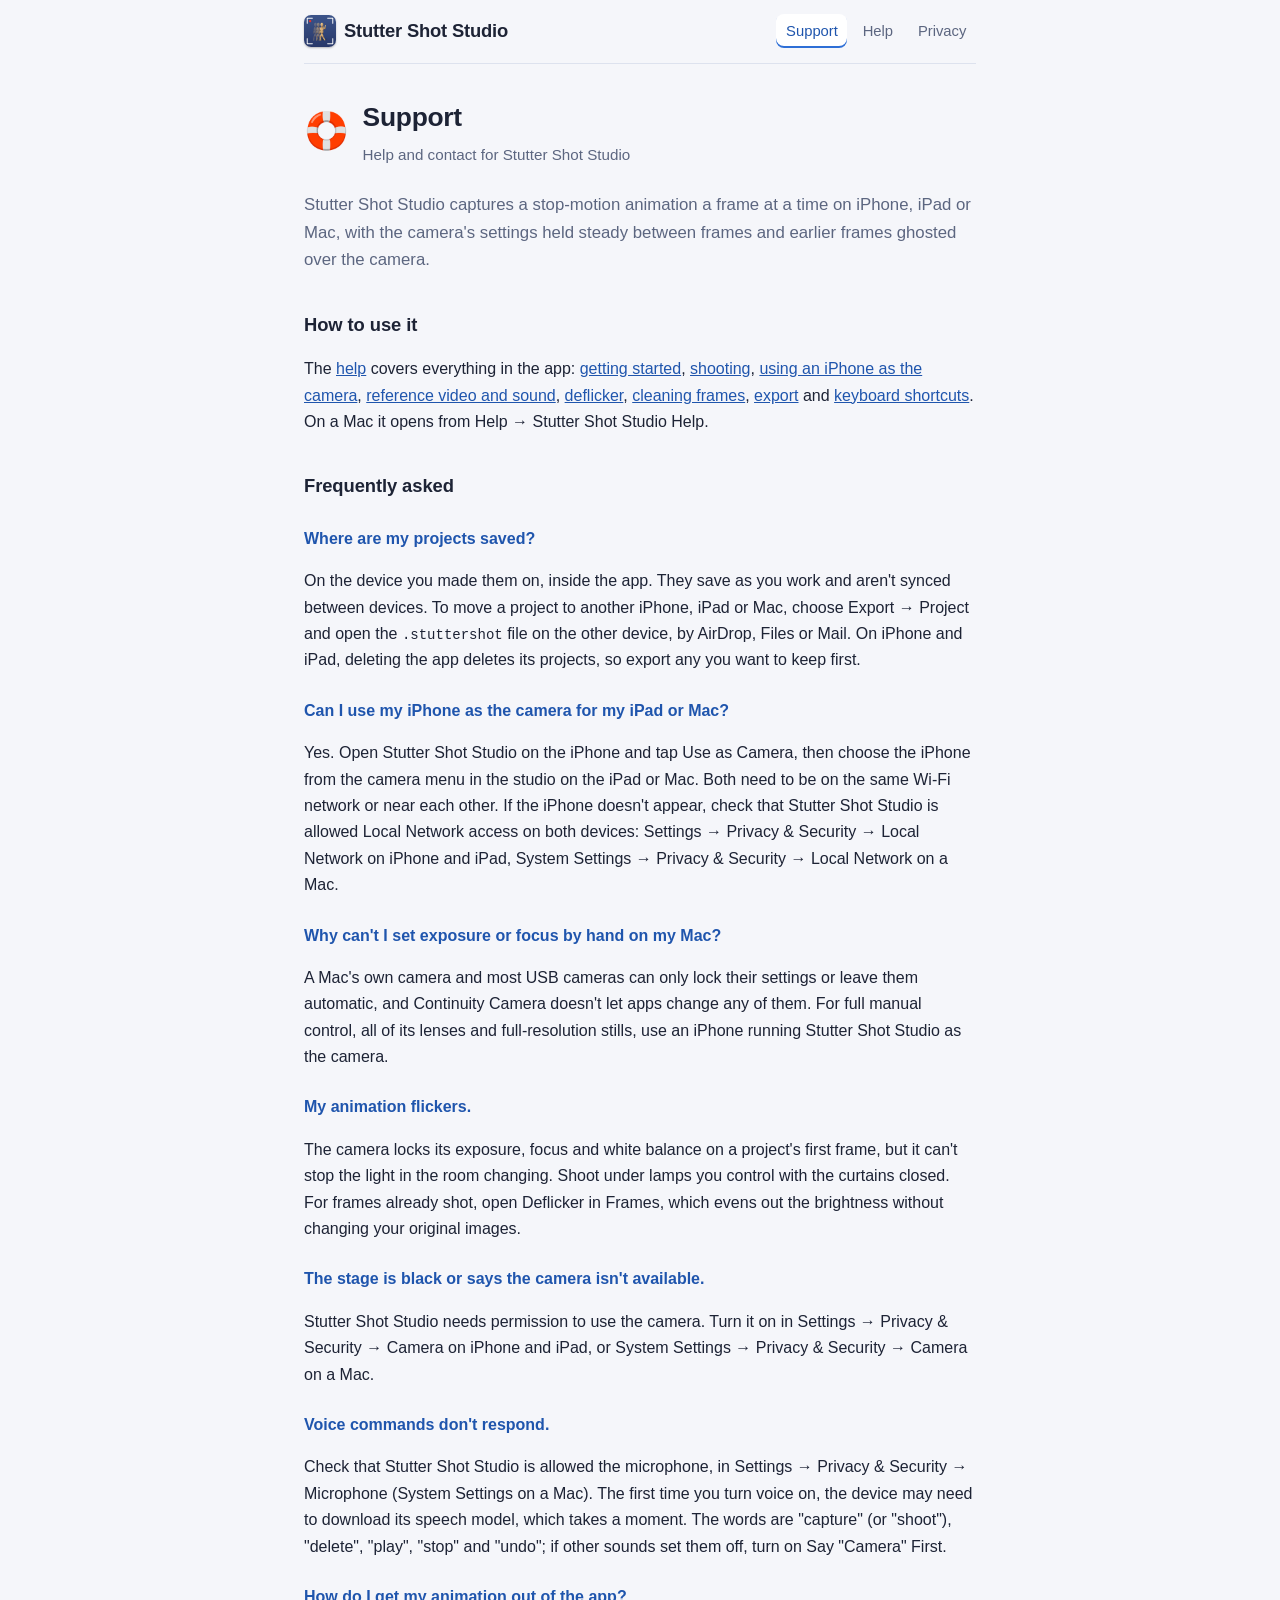
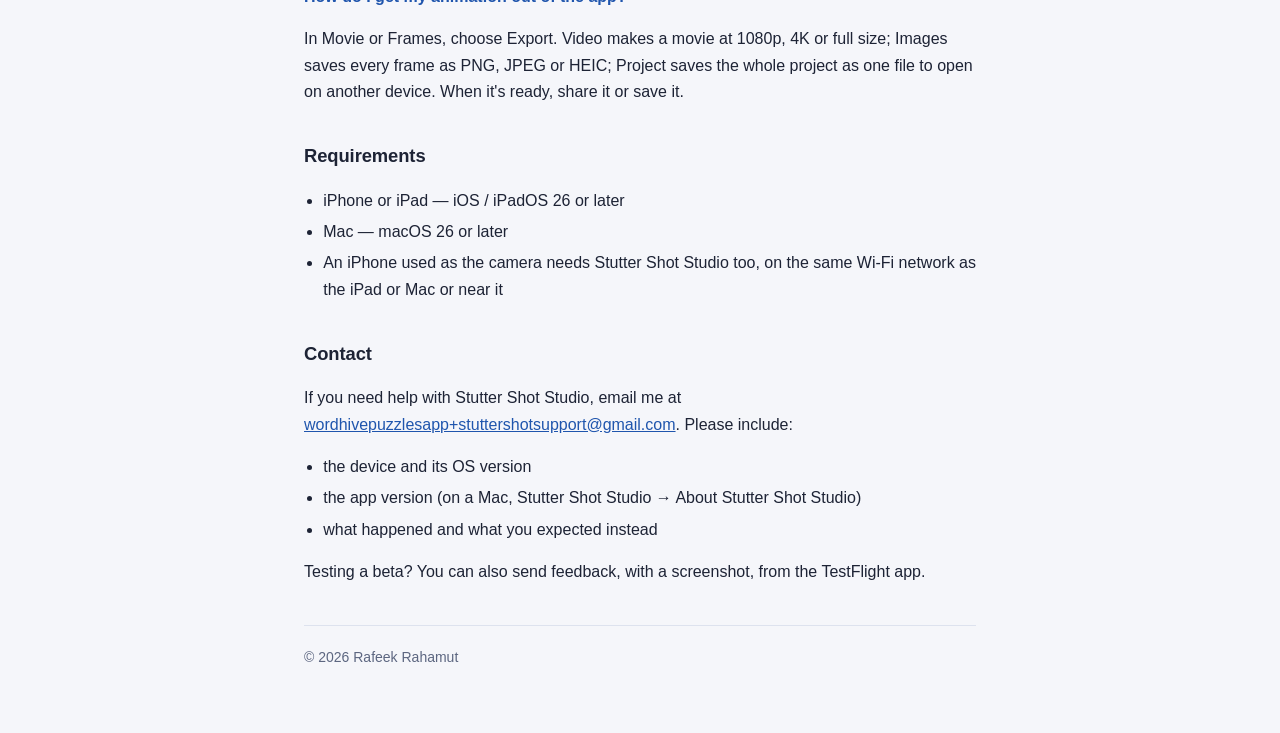
<file: index.html>
<!DOCTYPE html>
<html lang="en">
<head>
<meta charset="utf-8">
<meta name="viewport" content="width=device-width, initial-scale=1">
<title>Stutter Shot Studio — Support</title>
<meta name="description" content="Help and contact for Stutter Shot Studio, a stop-motion animation studio for iPhone, iPad and Mac.">
<link rel="icon" href="icon.png">
<link rel="stylesheet" href="style.css">
</head>
<body>
<main>

<header class="site">
  <a class="brand" href="index.html"><img class="mark" src="icon.png" alt="" width="32" height="32">Stutter Shot Studio</a>
  <nav>
    <a href="index.html" aria-current="page">Support</a>
    <a href="help.html">Help</a>
    <a href="privacy.html">Privacy</a>
  </nav>
  <script>document.querySelector('.site nav [aria-current]').scrollIntoView({inline: "center", block: "nearest"})</script>
</header>

<div class="title">
  <div class="mark" aria-hidden="true">🛟</div>
  <div>
    <h1>Support</h1>
    <p>Help and contact for Stutter Shot Studio</p>
  </div>
</div>

<p class="lede">Stutter Shot Studio captures a stop-motion animation a frame at a time on iPhone, iPad or Mac, with the camera's settings held steady between frames and earlier frames ghosted over the camera.</p>

<h2>How to use it</h2>
<p>The <a href="help.html">help</a> covers everything in the app: <a href="help.html#getting-started">getting started</a>, <a href="help.html#shooting">shooting</a>, <a href="help.html#using-an-iphone-as-the-camera">using an iPhone as the camera</a>, <a href="help.html#reference-videos-and-sound">reference video and sound</a>, <a href="help.html#deflicker">deflicker</a>, <a href="help.html#clean-frames">cleaning frames</a>, <a href="help.html#export">export</a> and <a href="help.html#keyboard-shortcuts">keyboard shortcuts</a>. On a Mac it opens from Help → Stutter Shot Studio Help.</p>

<h2>Frequently asked</h2>
<div class="faq">

<h3>Where are my projects saved?</h3>
<p>On the device you made them on, inside the app. They save as you work and aren't synced between devices. To move a project to another iPhone, iPad or Mac, choose Export → Project and open the <code>.stuttershot</code> file on the other device, by AirDrop, Files or Mail. On iPhone and iPad, deleting the app deletes its projects, so export any you want to keep first.</p>

<h3>Can I use my iPhone as the camera for my iPad or Mac?</h3>
<p>Yes. Open Stutter Shot Studio on the iPhone and tap Use as Camera, then choose the iPhone from the camera menu in the studio on the iPad or Mac. Both need to be on the same Wi-Fi network or near each other. If the iPhone doesn't appear, check that Stutter Shot Studio is allowed Local Network access on both devices: Settings → Privacy &amp; Security → Local Network on iPhone and iPad, System Settings → Privacy &amp; Security → Local Network on a Mac.</p>

<h3>Why can't I set exposure or focus by hand on my Mac?</h3>
<p>A Mac's own camera and most USB cameras can only lock their settings or leave them automatic, and Continuity Camera doesn't let apps change any of them. For full manual control, all of its lenses and full-resolution stills, use an iPhone running Stutter Shot Studio as the camera.</p>

<h3>My animation flickers.</h3>
<p>The camera locks its exposure, focus and white balance on a project's first frame, but it can't stop the light in the room changing. Shoot under lamps you control with the curtains closed. For frames already shot, open Deflicker in Frames, which evens out the brightness without changing your original images.</p>

<h3>The stage is black or says the camera isn't available.</h3>
<p>Stutter Shot Studio needs permission to use the camera. Turn it on in Settings → Privacy &amp; Security → Camera on iPhone and iPad, or System Settings → Privacy &amp; Security → Camera on a Mac.</p>

<h3>Voice commands don't respond.</h3>
<p>Check that Stutter Shot Studio is allowed the microphone, in Settings → Privacy &amp; Security → Microphone (System Settings on a Mac). The first time you turn voice on, the device may need to download its speech model, which takes a moment. The words are "capture" (or "shoot"), "delete", "play", "stop" and "undo"; if other sounds set them off, turn on Say "Camera" First.</p>

<h3>How do I get my animation out of the app?</h3>
<p>In Movie or Frames, choose Export. Video makes a movie at 1080p, 4K or full size; Images saves every frame as PNG, JPEG or HEIC; Project saves the whole project as one file to open on another device. When it's ready, share it or save it.</p>

</div>

<h2>Requirements</h2>
<ul>
  <li>iPhone or iPad — iOS / iPadOS 26 or later</li>
  <li>Mac — macOS 26 or later</li>
  <li>An iPhone used as the camera needs Stutter Shot Studio too, on the same Wi-Fi network as the iPad or Mac or near it</li>
</ul>

<h2>Contact</h2>
<p>If you need help with Stutter Shot Studio, email me at <a href="mailto:wordhivepuzzlesapp+stuttershotsupport@gmail.com">wordhivepuzzlesapp+stuttershotsupport@gmail.com</a>. Please include:</p>
<ul>
  <li>the device and its OS version</li>
  <li>the app version (on a Mac, Stutter Shot Studio → About Stutter Shot Studio)</li>
  <li>what happened and what you expected instead</li>
</ul>
<p>Testing a beta? You can also send feedback, with a screenshot, from the TestFlight app.</p>

<hr>
<footer>© 2026 Rafeek Rahamut</footer>

</main>
</body>
</html>
</file>
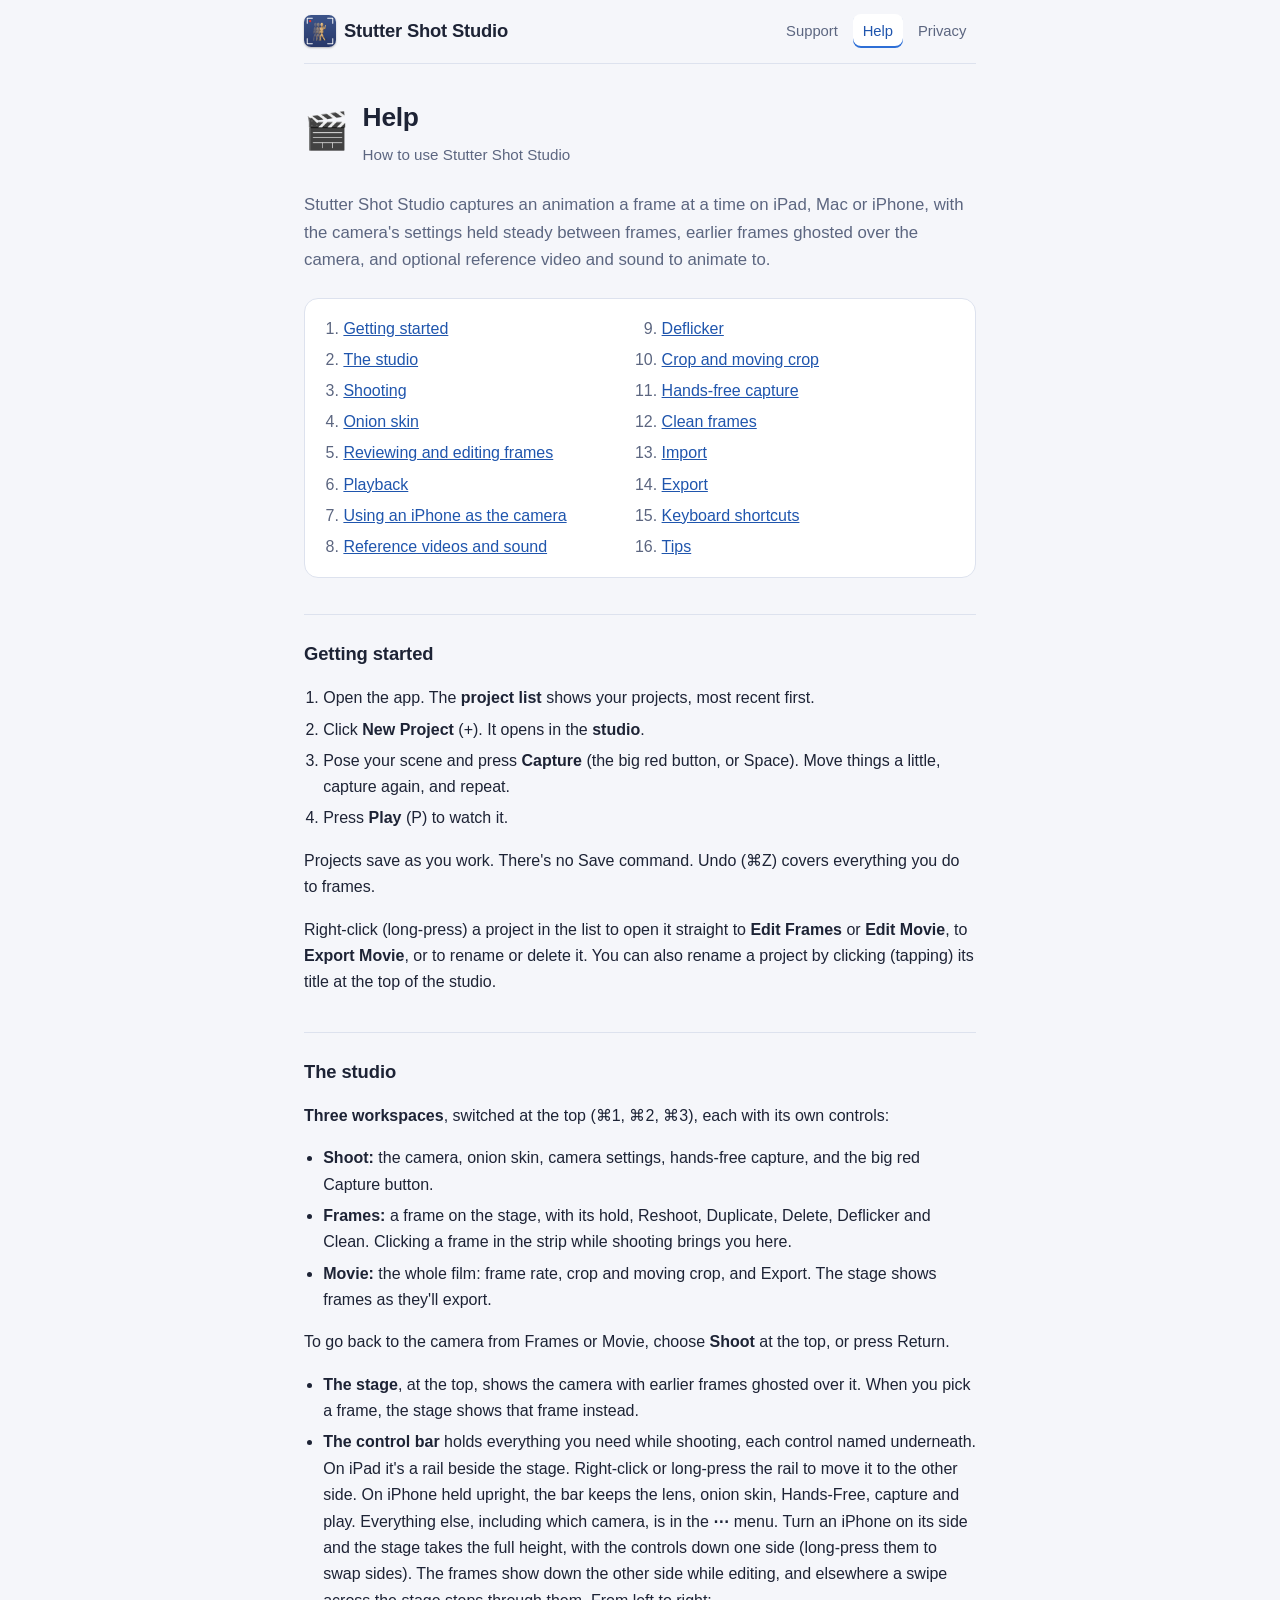
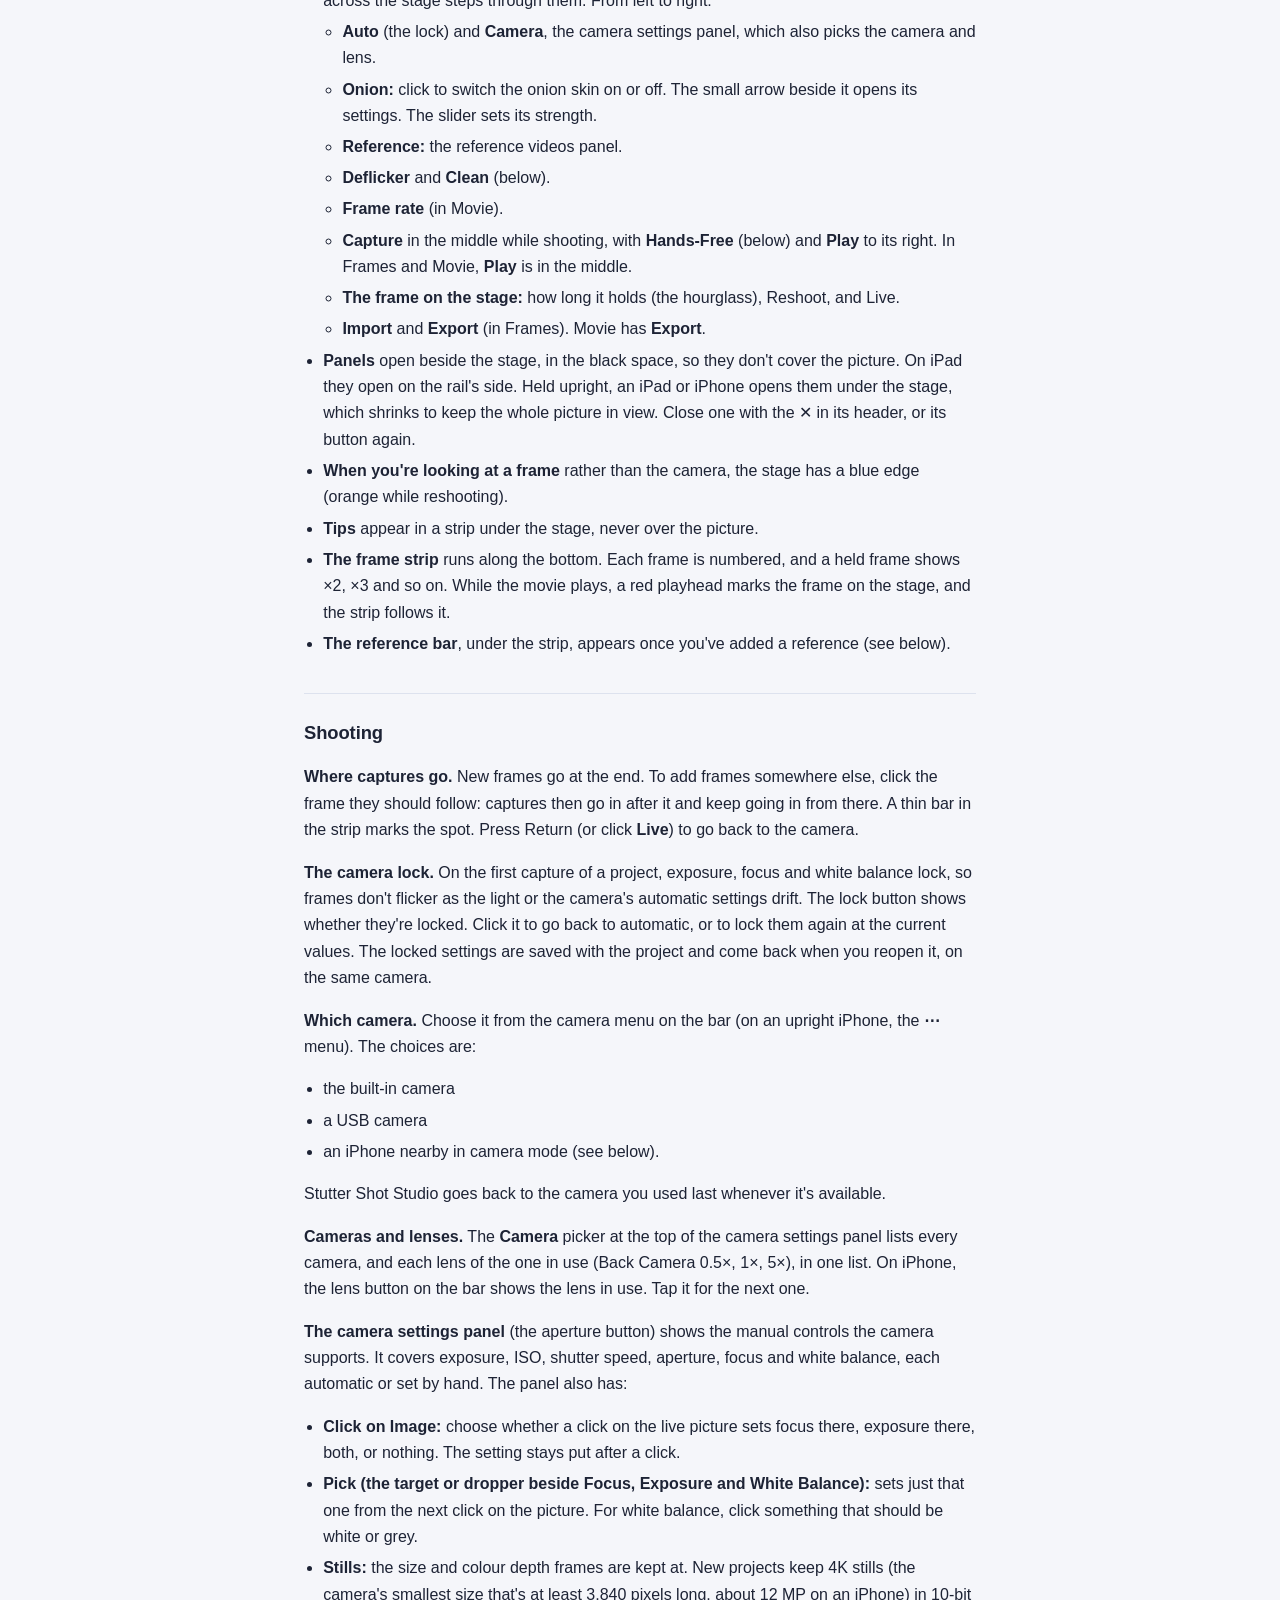
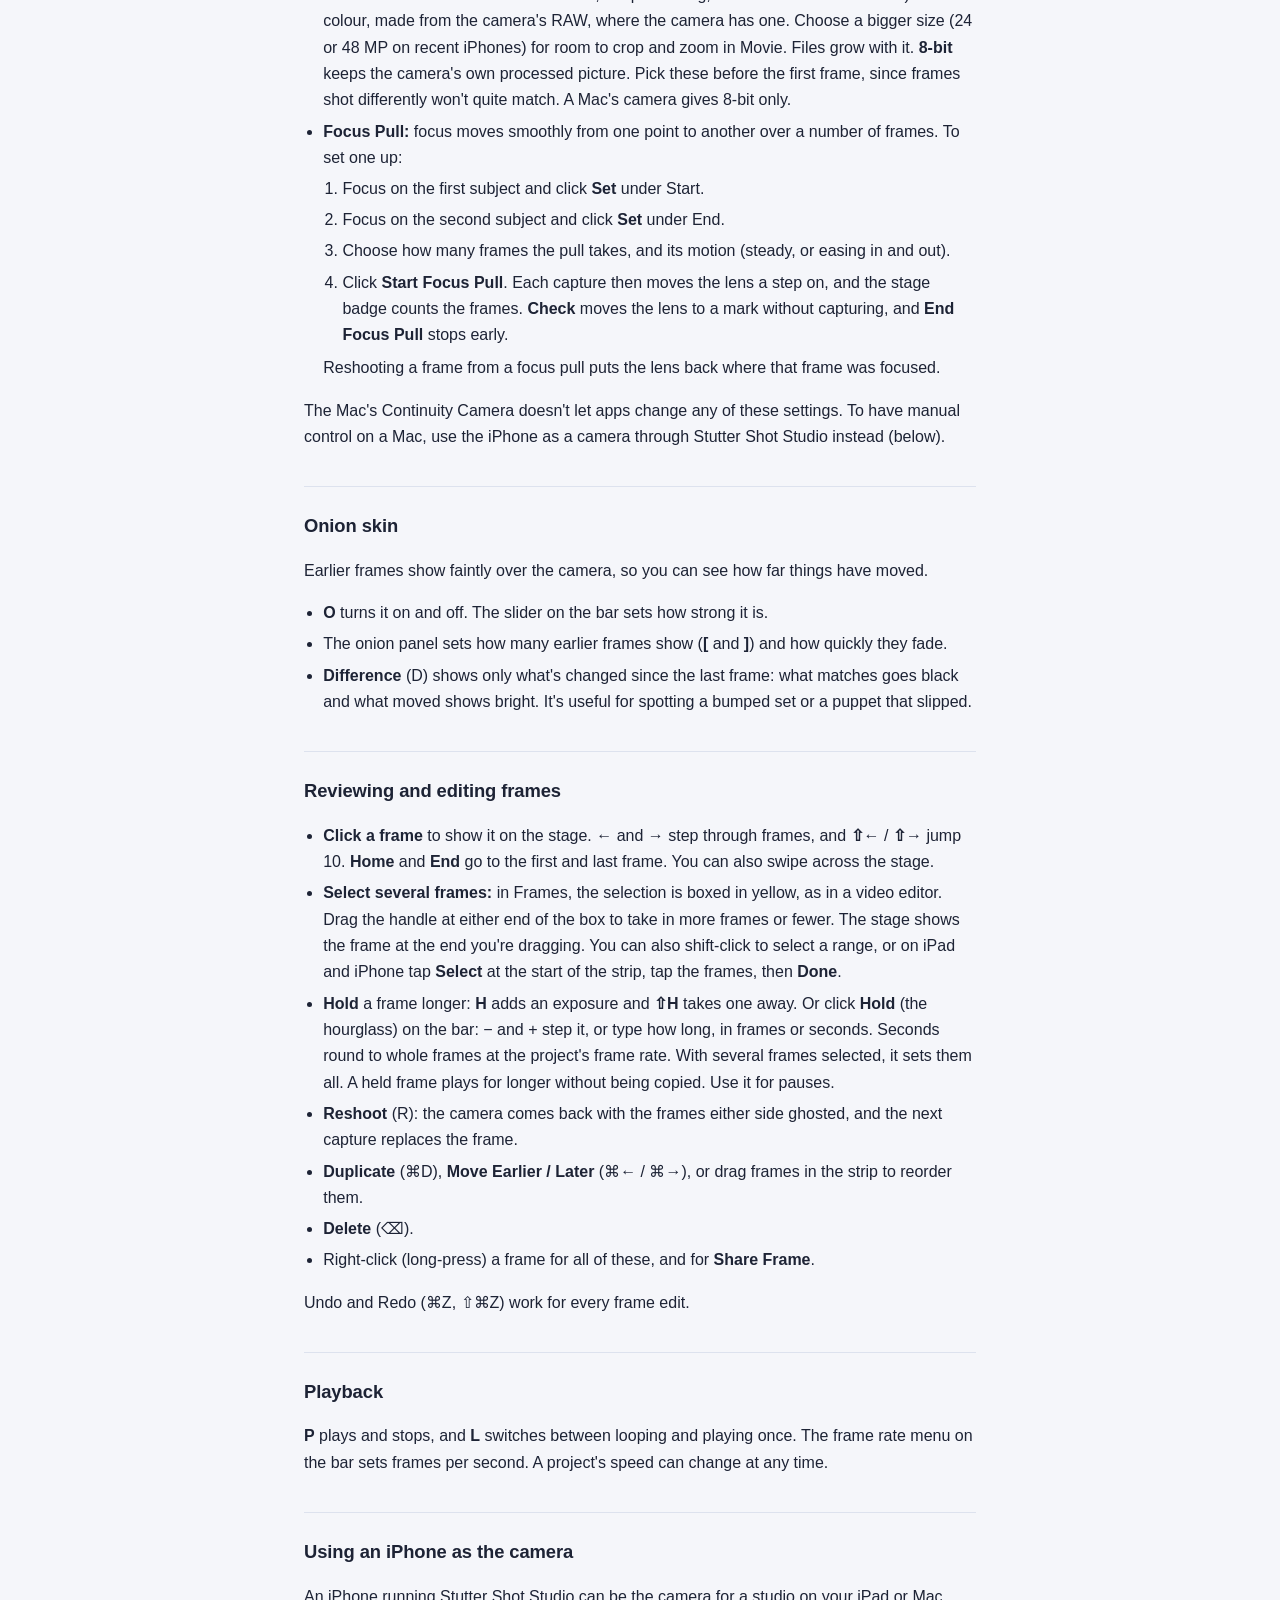
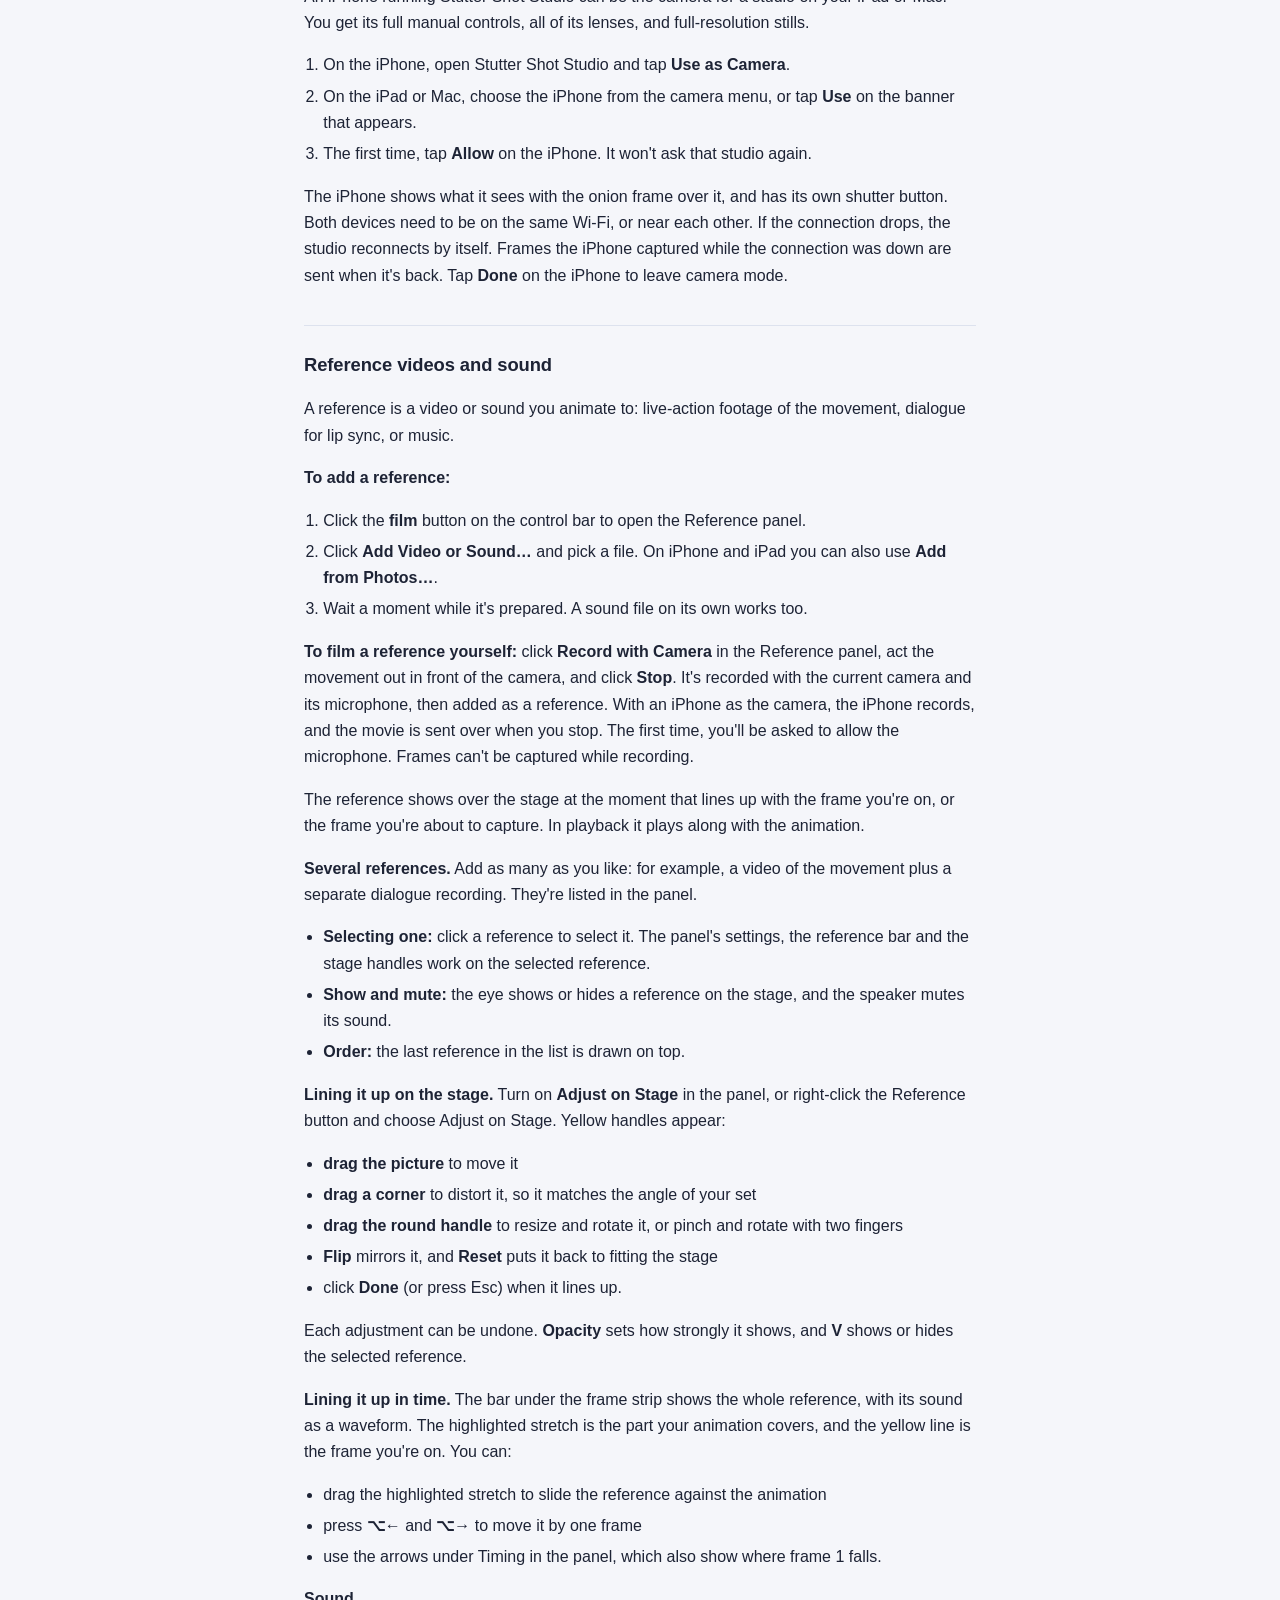
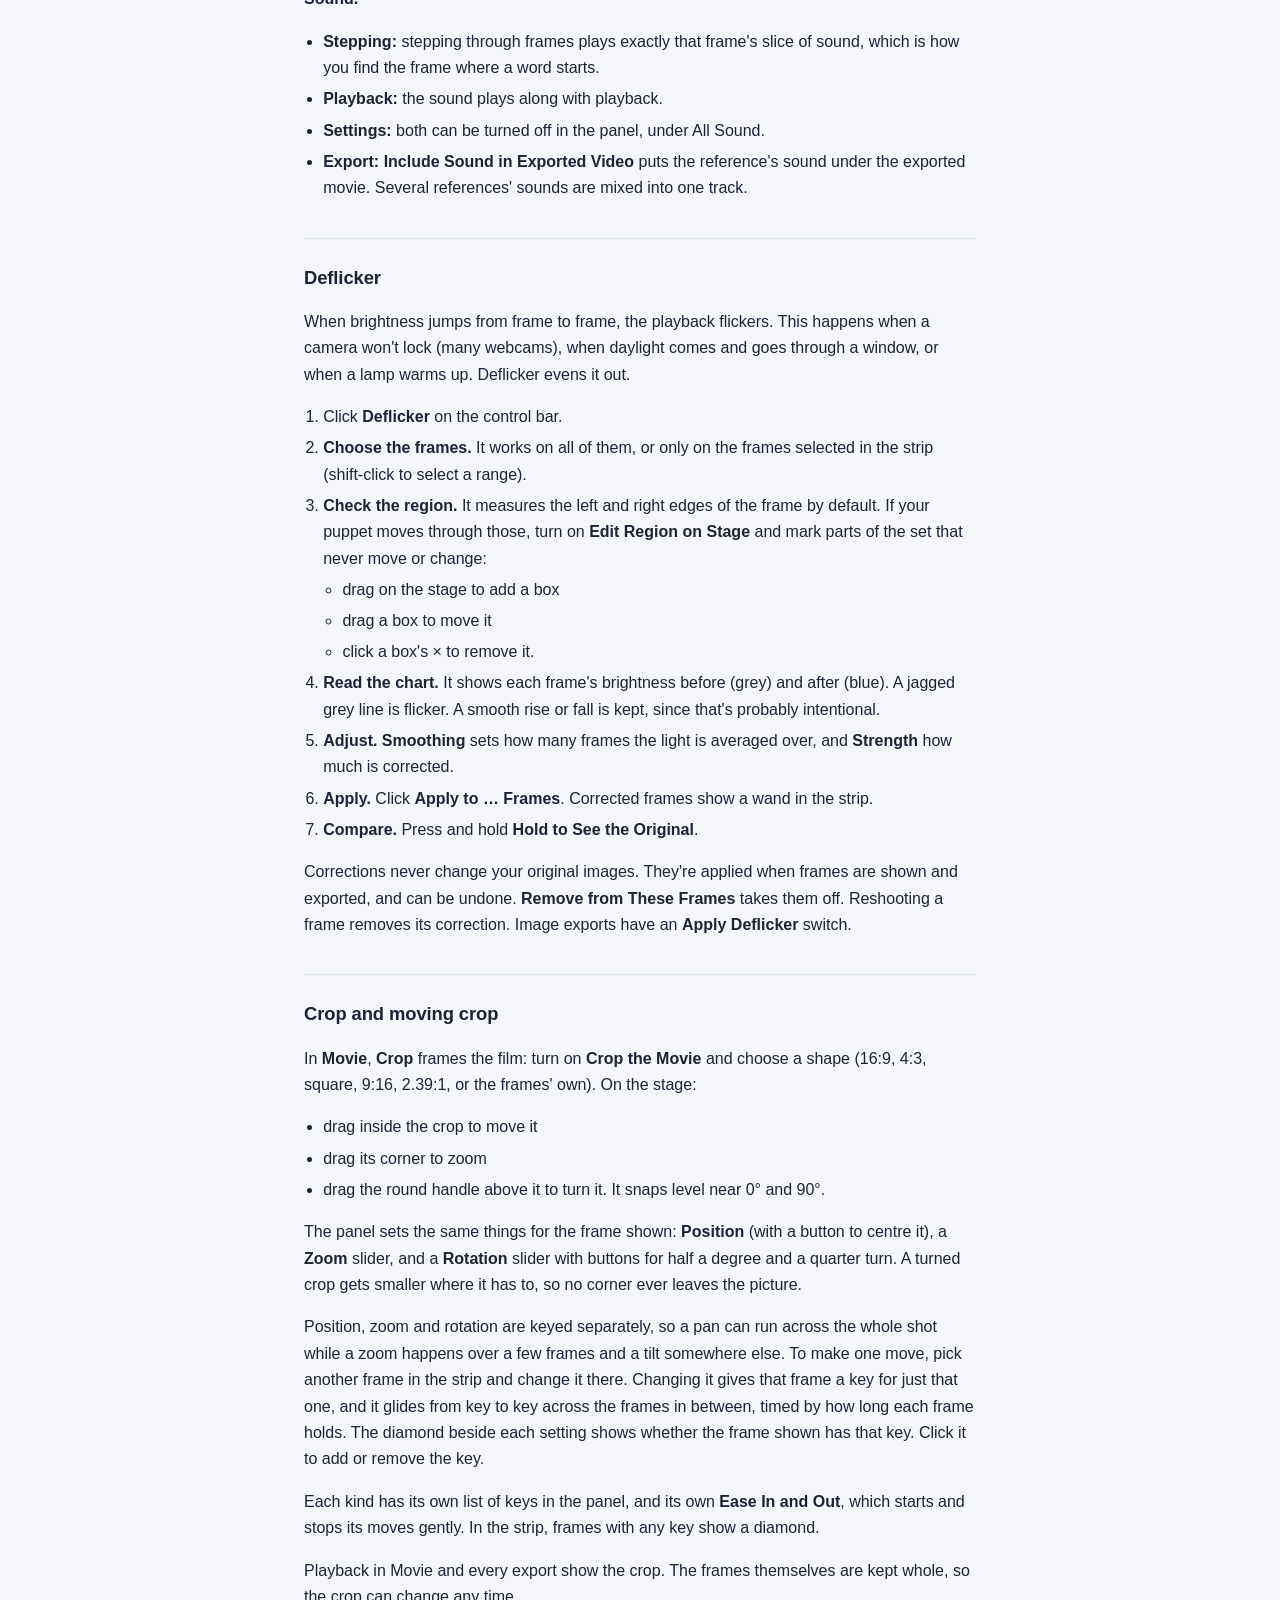
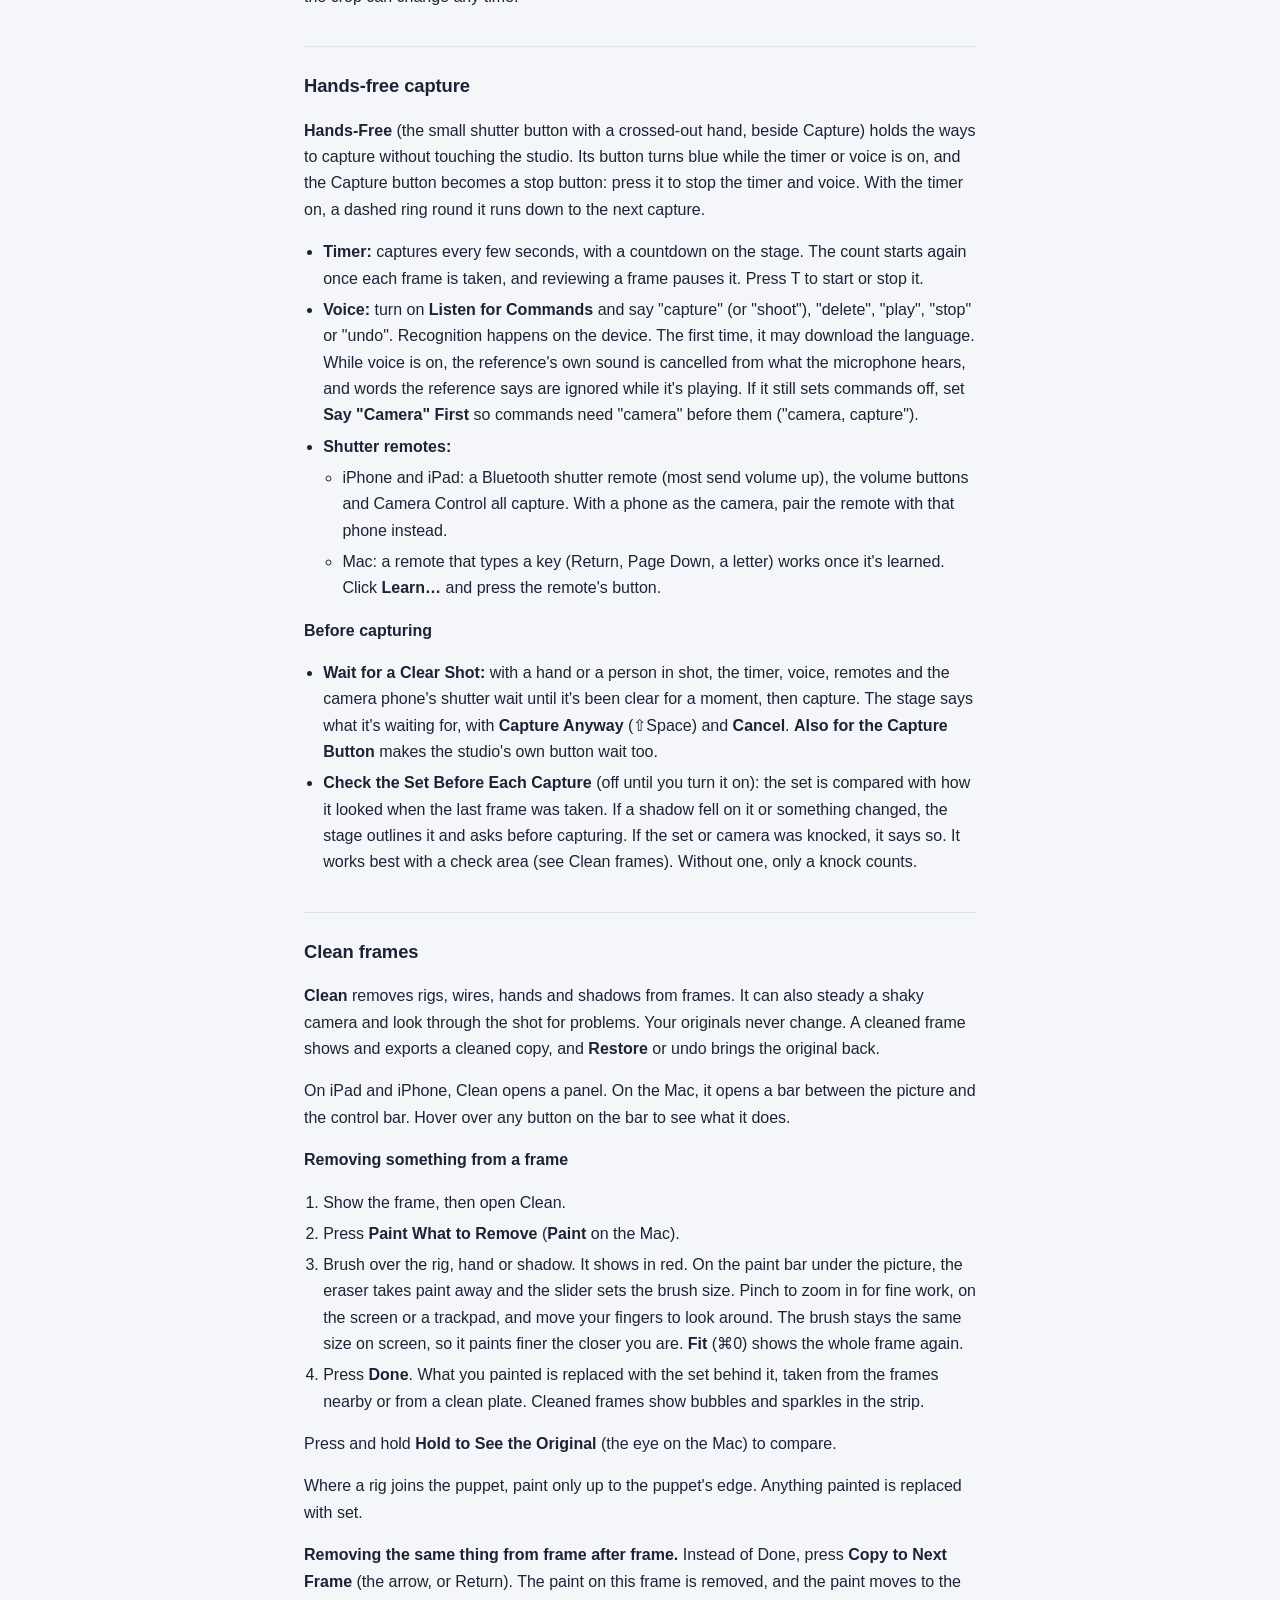
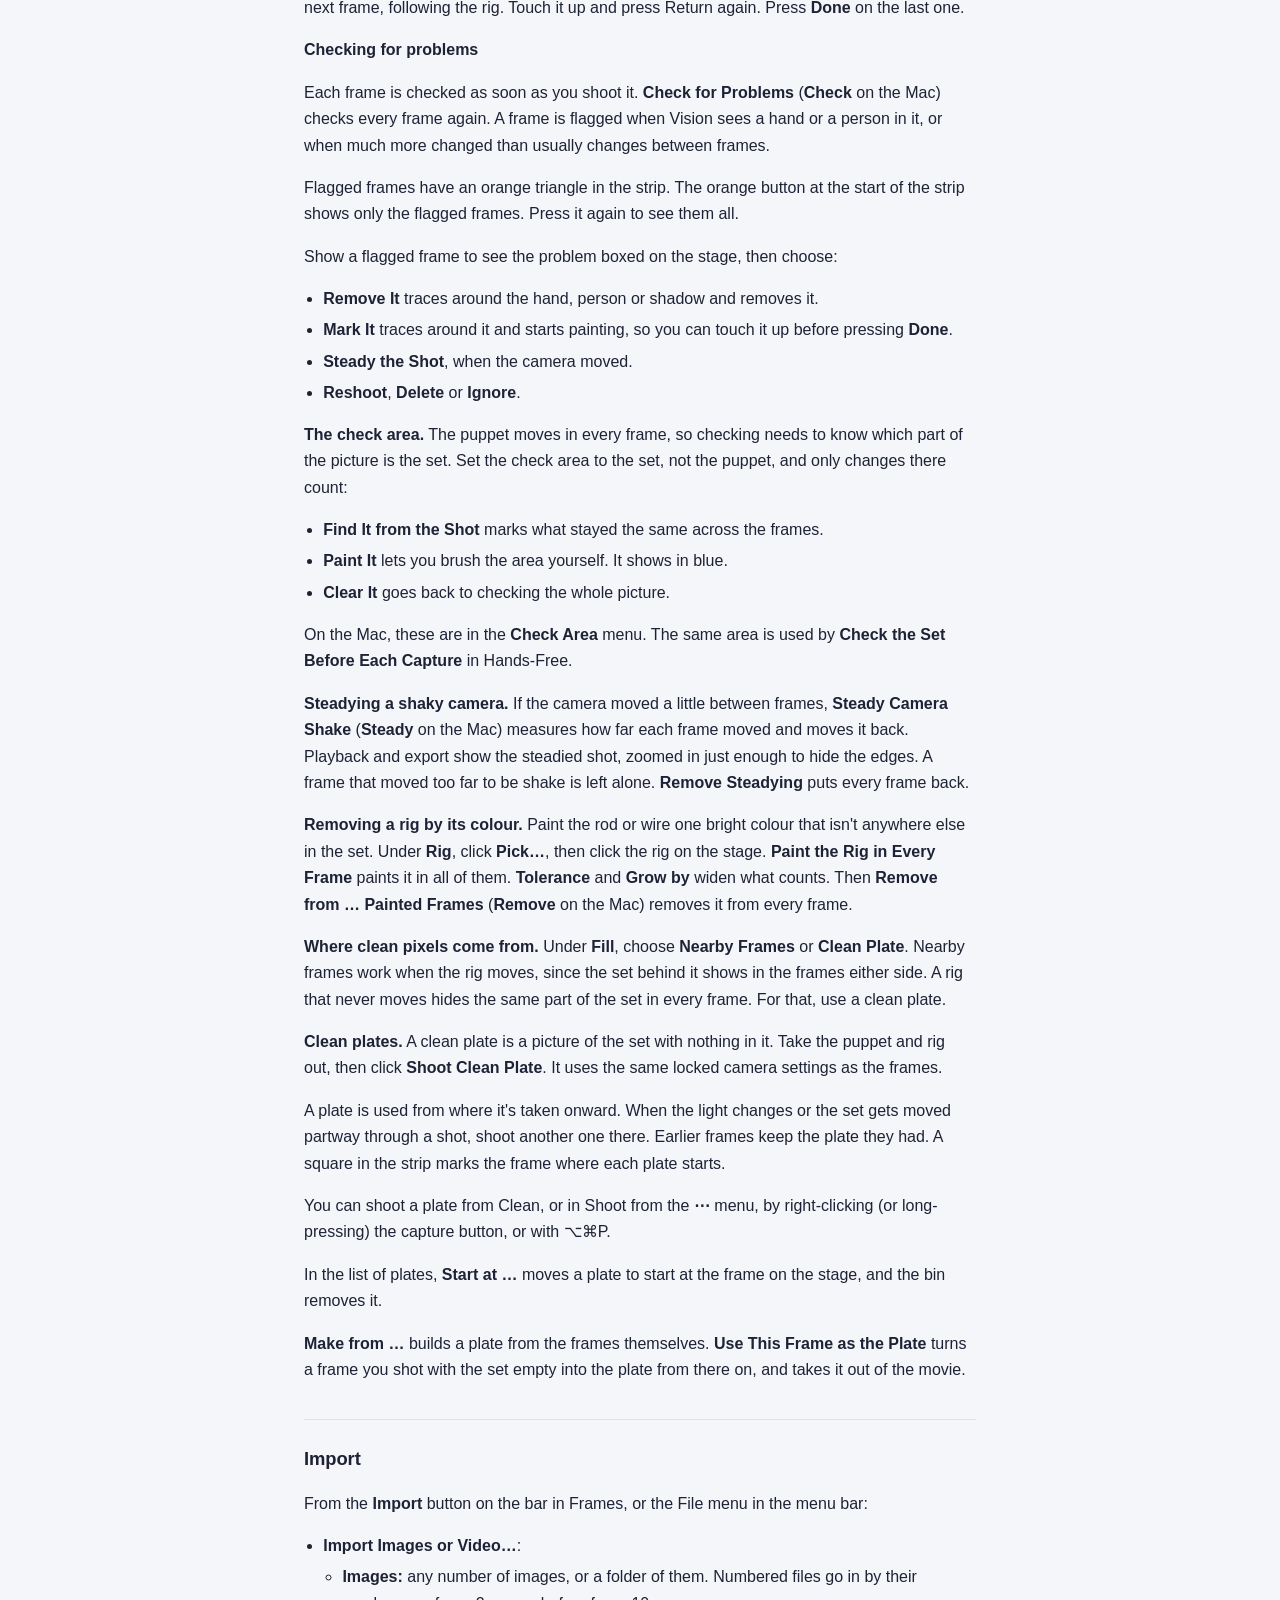
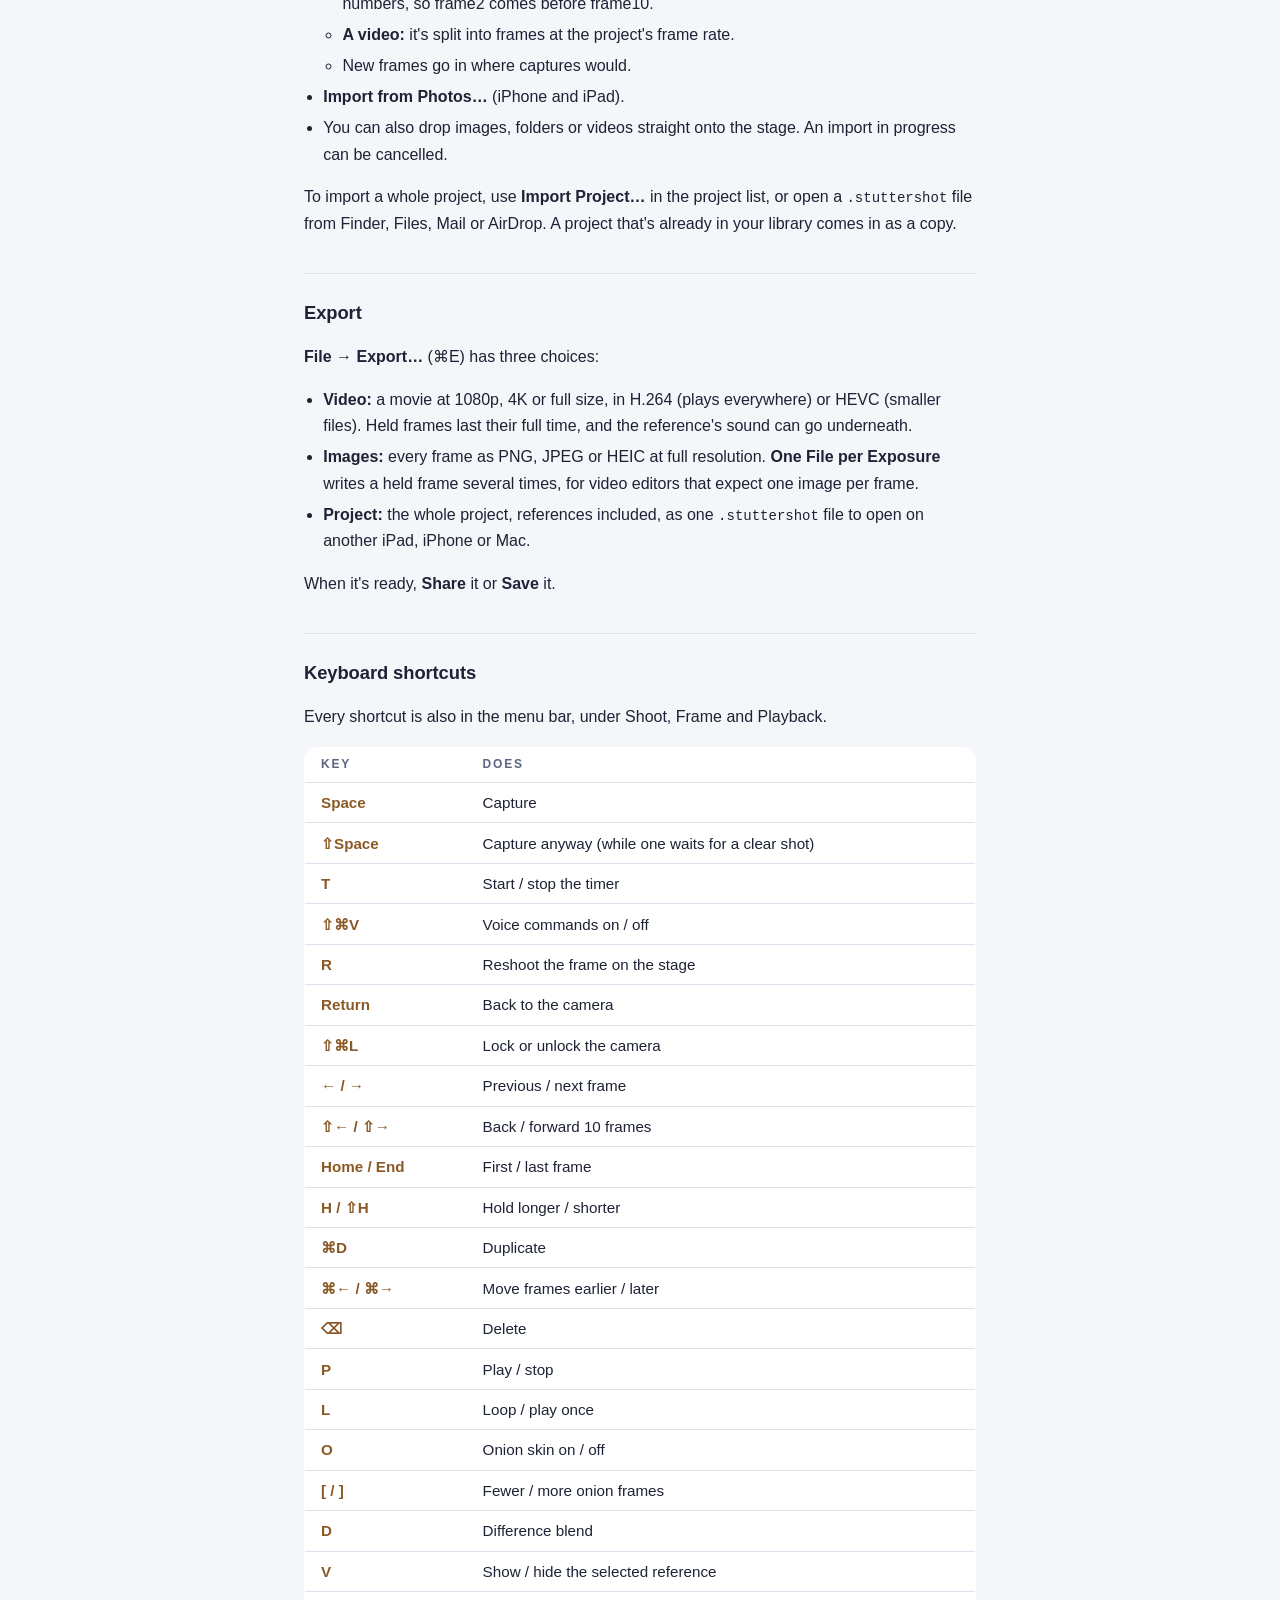
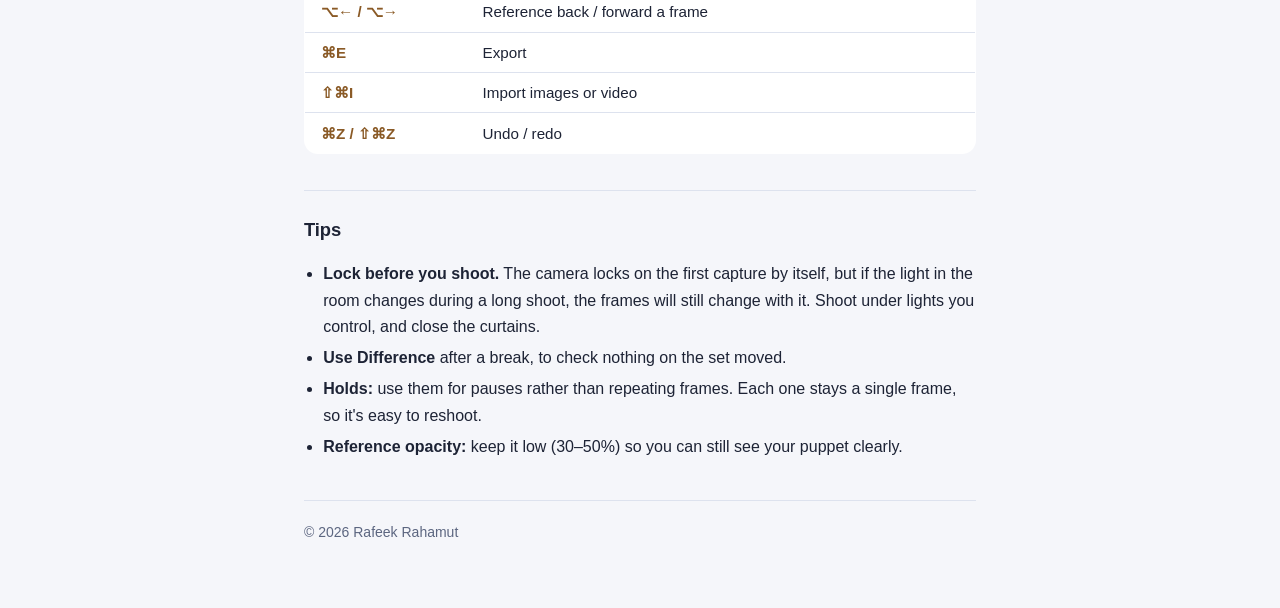
<file: help.html>
<!DOCTYPE html>
<!-- Generated by gen_help.py from the app's HELP.md. Edit HELP.md, not this file. -->
<html lang="en">
<head>
<meta charset="utf-8">
<meta name="viewport" content="width=device-width, initial-scale=1">
<title>Stutter Shot Studio — Help</title>
<meta name="description" content="How to use Stutter Shot Studio, a stop-motion animation studio for iPhone, iPad and Mac.">
<link rel="icon" href="icon.png">
<link rel="stylesheet" href="style.css">
</head>
<body>
<main class="help">

<header class="site">
  <a class="brand" href="index.html"><img class="mark" src="icon.png" alt="" width="32" height="32">Stutter Shot Studio</a>
  <nav>
    <a href="index.html">Support</a>
    <a href="help.html" aria-current="page">Help</a>
    <a href="privacy.html">Privacy</a>
  </nav>
  <script>document.querySelector('.site nav [aria-current]').scrollIntoView({inline: "center", block: "nearest"})</script>
</header>

<div class="title">
  <div class="mark" aria-hidden="true">🎬</div>
  <div>
    <h1>Help</h1>
    <p>How to use Stutter Shot Studio</p>
  </div>
</div>

<p class="lede">Stutter Shot Studio captures an animation a frame at a time on iPad, Mac or iPhone, with the camera's settings held steady between frames, earlier frames ghosted over the camera, and optional reference video and sound to animate to.</p>

<nav class="toc" aria-label="On this page">
<ol>
  <li><a href="#getting-started">Getting started</a></li>
  <li><a href="#the-studio">The studio</a></li>
  <li><a href="#shooting">Shooting</a></li>
  <li><a href="#onion-skin">Onion skin</a></li>
  <li><a href="#reviewing-and-editing-frames">Reviewing and editing frames</a></li>
  <li><a href="#playback">Playback</a></li>
  <li><a href="#using-an-iphone-as-the-camera">Using an iPhone as the camera</a></li>
  <li><a href="#reference-videos-and-sound">Reference videos and sound</a></li>
  <li><a href="#deflicker">Deflicker</a></li>
  <li><a href="#crop-and-moving-crop">Crop and moving crop</a></li>
  <li><a href="#hands-free-capture">Hands-free capture</a></li>
  <li><a href="#clean-frames">Clean frames</a></li>
  <li><a href="#import">Import</a></li>
  <li><a href="#export">Export</a></li>
  <li><a href="#keyboard-shortcuts">Keyboard shortcuts</a></li>
  <li><a href="#tips">Tips</a></li>
</ol>
</nav>

<h2 id="getting-started">Getting started</h2>
<ol>
<li>Open the app. The <strong>project list</strong> shows your projects, most recent first.</li>
<li>Click <strong>New Project</strong> (+). It opens in the <strong>studio</strong>.</li>
<li>Pose your scene and press <strong>Capture</strong> (the big red button, or Space). Move things a little, capture again, and repeat.</li>
<li>Press <strong>Play</strong> (P) to watch it.</li>
</ol>
<p>Projects save as you work. There's no Save command. Undo (⌘Z) covers everything you do to frames.</p>
<p>Right-click (long-press) a project in the list to open it straight to <strong>Edit Frames</strong> or <strong>Edit Movie</strong>, to <strong>Export Movie</strong>, or to rename or delete it. You can also rename a project by clicking (tapping) its title at the top of the studio.</p>

<h2 id="the-studio">The studio</h2>
<p><strong>Three workspaces</strong>, switched at the top (⌘1, ⌘2, ⌘3), each with its own controls:</p>
<ul>
<li><strong>Shoot:</strong> the camera, onion skin, camera settings, hands-free capture, and the big red Capture button.</li>
<li><strong>Frames:</strong> a frame on the stage, with its hold, Reshoot, Duplicate, Delete, Deflicker and Clean. Clicking a frame in the strip while shooting brings you here.</li>
<li><strong>Movie:</strong> the whole film: frame rate, crop and moving crop, and Export. The stage shows frames as they'll export.</li>
</ul>
<p>To go back to the camera from Frames or Movie, choose <strong>Shoot</strong> at the top, or press Return.</p>
<ul>
<li><strong>The stage</strong>, at the top, shows the camera with earlier frames ghosted over it. When you pick a frame, the stage shows that frame instead.</li>
<li><strong>The control bar</strong> holds everything you need while shooting, each control named underneath. On iPad it's a rail beside the stage. Right-click or long-press the rail to move it to the other side. On iPhone held upright, the bar keeps the lens, onion skin, Hands-Free, capture and play. Everything else, including which camera, is in the <strong>⋯</strong> menu. Turn an iPhone on its side and the stage takes the full height, with the controls down one side (long-press them to swap sides). The frames show down the other side while editing, and elsewhere a swipe across the stage steps through them. From left to right:<ul>
<li><strong>Auto</strong> (the lock) and <strong>Camera</strong>, the camera settings panel, which also picks the camera and lens.</li>
<li><strong>Onion:</strong> click to switch the onion skin on or off. The small arrow beside it opens its settings. The slider sets its strength.</li>
<li><strong>Reference:</strong> the reference videos panel.</li>
<li><strong>Deflicker</strong> and <strong>Clean</strong> (below).</li>
<li><strong>Frame rate</strong> (in Movie).</li>
<li><strong>Capture</strong> in the middle while shooting, with <strong>Hands-Free</strong> (below) and <strong>Play</strong> to its right. In Frames and Movie, <strong>Play</strong> is in the middle.</li>
<li><strong>The frame on the stage:</strong> how long it holds (the hourglass), Reshoot, and Live.</li>
<li><strong>Import</strong> and <strong>Export</strong> (in Frames). Movie has <strong>Export</strong>.</li>
</ul></li>
<li><strong>Panels</strong> open beside the stage, in the black space, so they don't cover the picture. On iPad they open on the rail's side. Held upright, an iPad or iPhone opens them under the stage, which shrinks to keep the whole picture in view. Close one with the ✕ in its header, or its button again.</li>
<li><strong>When you're looking at a frame</strong> rather than the camera, the stage has a blue edge (orange while reshooting).</li>
<li><strong>Tips</strong> appear in a strip under the stage, never over the picture.</li>
<li><strong>The frame strip</strong> runs along the bottom. Each frame is numbered, and a held frame shows ×2, ×3 and so on. While the movie plays, a red playhead marks the frame on the stage, and the strip follows it.</li>
<li><strong>The reference bar</strong>, under the strip, appears once you've added a reference (see below).</li>
</ul>

<h2 id="shooting">Shooting</h2>
<p><strong>Where captures go.</strong> New frames go at the end. To add frames somewhere else, click the frame they should follow: captures then go in after it and keep going in from there. A thin bar in the strip marks the spot. Press Return (or click <strong>Live</strong>) to go back to the camera.</p>
<p><strong>The camera lock.</strong> On the first capture of a project, exposure, focus and white balance lock, so frames don't flicker as the light or the camera's automatic settings drift. The lock button shows whether they're locked. Click it to go back to automatic, or to lock them again at the current values. The locked settings are saved with the project and come back when you reopen it, on the same camera.</p>
<p><strong>Which camera.</strong> Choose it from the camera menu on the bar (on an upright iPhone, the <strong>⋯</strong> menu). The choices are:</p>
<ul>
<li>the built-in camera</li>
<li>a USB camera</li>
<li>an iPhone nearby in camera mode (see below).</li>
</ul>
<p>Stutter Shot Studio goes back to the camera you used last whenever it's available.</p>
<p><strong>Cameras and lenses.</strong> The <strong>Camera</strong> picker at the top of the camera settings panel lists every camera, and each lens of the one in use (Back Camera 0.5×, 1×, 5×), in one list. On iPhone, the lens button on the bar shows the lens in use. Tap it for the next one.</p>
<p><strong>The camera settings panel</strong> (the aperture button) shows the manual controls the camera supports. It covers exposure, ISO, shutter speed, aperture, focus and white balance, each automatic or set by hand. The panel also has:</p>
<ul>
<li><strong>Click on Image:</strong> choose whether a click on the live picture sets focus there, exposure there, both, or nothing. The setting stays put after a click.</li>
<li><strong>Pick (the target or dropper beside Focus, Exposure and White Balance):</strong> sets just that one from the next click on the picture. For white balance, click something that should be white or grey.</li>
<li><strong>Stills:</strong> the size and colour depth frames are kept at. New projects keep 4K stills (the camera's smallest size that's at least 3,840 pixels long, about 12 MP on an iPhone) in 10-bit colour, made from the camera's RAW, where the camera has one. Choose a bigger size (24 or 48 MP on recent iPhones) for room to crop and zoom in Movie. Files grow with it. <strong>8-bit</strong> keeps the camera's own processed picture. Pick these before the first frame, since frames shot differently won't quite match. A Mac's camera gives 8-bit only.</li>
<li><strong>Focus Pull:</strong> focus moves smoothly from one point to another over a number of frames. To set one up:<ol>
<li>Focus on the first subject and click <strong>Set</strong> under Start.</li>
<li>Focus on the second subject and click <strong>Set</strong> under End.</li>
<li>Choose how many frames the pull takes, and its motion (steady, or easing in and out).</li>
<li>Click <strong>Start Focus Pull</strong>. Each capture then moves the lens a step on, and the stage badge counts the frames. <strong>Check</strong> moves the lens to a mark without capturing, and <strong>End Focus Pull</strong> stops early.</li>
</ol>
<p>Reshooting a frame from a focus pull puts the lens back where that frame was focused.</p></li>
</ul>
<p>The Mac's Continuity Camera doesn't let apps change any of these settings. To have manual control on a Mac, use the iPhone as a camera through Stutter Shot Studio instead (below).</p>

<h2 id="onion-skin">Onion skin</h2>
<p>Earlier frames show faintly over the camera, so you can see how far things have moved.</p>
<ul>
<li><strong>O</strong> turns it on and off. The slider on the bar sets how strong it is.</li>
<li>The onion panel sets how many earlier frames show (<strong>[</strong> and <strong>]</strong>) and how quickly they fade.</li>
<li><strong>Difference</strong> (D) shows only what's changed since the last frame: what matches goes black and what moved shows bright. It's useful for spotting a bumped set or a puppet that slipped.</li>
</ul>

<h2 id="reviewing-and-editing-frames">Reviewing and editing frames</h2>
<ul>
<li><strong>Click a frame</strong> to show it on the stage. <strong>←</strong> and <strong>→</strong> step through frames, and <strong>⇧←</strong> / <strong>⇧→</strong> jump 10. <strong>Home</strong> and <strong>End</strong> go to the first and last frame. You can also swipe across the stage.</li>
<li><strong>Select several frames:</strong> in Frames, the selection is boxed in yellow, as in a video editor. Drag the handle at either end of the box to take in more frames or fewer. The stage shows the frame at the end you're dragging. You can also shift-click to select a range, or on iPad and iPhone tap <strong>Select</strong> at the start of the strip, tap the frames, then <strong>Done</strong>.</li>
<li><strong>Hold</strong> a frame longer: <strong>H</strong> adds an exposure and <strong>⇧H</strong> takes one away. Or click <strong>Hold</strong> (the hourglass) on the bar: − and + step it, or type how long, in frames or seconds. Seconds round to whole frames at the project's frame rate. With several frames selected, it sets them all. A held frame plays for longer without being copied. Use it for pauses.</li>
<li><strong>Reshoot</strong> (R): the camera comes back with the frames either side ghosted, and the next capture replaces the frame.</li>
<li><strong>Duplicate</strong> (⌘D), <strong>Move Earlier / Later</strong> (⌘← / ⌘→), or drag frames in the strip to reorder them.</li>
<li><strong>Delete</strong> (⌫).</li>
<li>Right-click (long-press) a frame for all of these, and for <strong>Share Frame</strong>.</li>
</ul>
<p>Undo and Redo (⌘Z, ⇧⌘Z) work for every frame edit.</p>

<h2 id="playback">Playback</h2>
<p><strong>P</strong> plays and stops, and <strong>L</strong> switches between looping and playing once. The frame rate menu on the bar sets frames per second. A project's speed can change at any time.</p>

<h2 id="using-an-iphone-as-the-camera">Using an iPhone as the camera</h2>
<p>An iPhone running Stutter Shot Studio can be the camera for a studio on your iPad or Mac. You get its full manual controls, all of its lenses, and full-resolution stills.</p>
<ol>
<li>On the iPhone, open Stutter Shot Studio and tap <strong>Use as Camera</strong>.</li>
<li>On the iPad or Mac, choose the iPhone from the camera menu, or tap <strong>Use</strong> on the banner that appears.</li>
<li>The first time, tap <strong>Allow</strong> on the iPhone. It won't ask that studio again.</li>
</ol>
<p>The iPhone shows what it sees with the onion frame over it, and has its own shutter button. Both devices need to be on the same Wi-Fi, or near each other. If the connection drops, the studio reconnects by itself. Frames the iPhone captured while the connection was down are sent when it's back. Tap <strong>Done</strong> on the iPhone to leave camera mode.</p>

<h2 id="reference-videos-and-sound">Reference videos and sound</h2>
<p>A reference is a video or sound you animate to: live-action footage of the movement, dialogue for lip sync, or music.</p>
<p><strong>To add a reference:</strong></p>
<ol>
<li>Click the <strong>film</strong> button on the control bar to open the Reference panel.</li>
<li>Click <strong>Add Video or Sound…</strong> and pick a file. On iPhone and iPad you can also use <strong>Add from Photos…</strong>.</li>
<li>Wait a moment while it's prepared. A sound file on its own works too.</li>
</ol>
<p><strong>To film a reference yourself:</strong> click <strong>Record with Camera</strong> in the Reference panel, act the movement out in front of the camera, and click <strong>Stop</strong>. It's recorded with the current camera and its microphone, then added as a reference. With an iPhone as the camera, the iPhone records, and the movie is sent over when you stop. The first time, you'll be asked to allow the microphone. Frames can't be captured while recording.</p>
<p>The reference shows over the stage at the moment that lines up with the frame you're on, or the frame you're about to capture. In playback it plays along with the animation.</p>
<p><strong>Several references.</strong> Add as many as you like: for example, a video of the movement plus a separate dialogue recording. They're listed in the panel.</p>
<ul>
<li><strong>Selecting one:</strong> click a reference to select it. The panel's settings, the reference bar and the stage handles work on the selected reference.</li>
<li><strong>Show and mute:</strong> the eye shows or hides a reference on the stage, and the speaker mutes its sound.</li>
<li><strong>Order:</strong> the last reference in the list is drawn on top.</li>
</ul>
<p><strong>Lining it up on the stage.</strong> Turn on <strong>Adjust on Stage</strong> in the panel, or right-click the Reference button and choose Adjust on Stage. Yellow handles appear:</p>
<ul>
<li><strong>drag the picture</strong> to move it</li>
<li><strong>drag a corner</strong> to distort it, so it matches the angle of your set</li>
<li><strong>drag the round handle</strong> to resize and rotate it, or pinch and rotate with two fingers</li>
<li><strong>Flip</strong> mirrors it, and <strong>Reset</strong> puts it back to fitting the stage</li>
<li>click <strong>Done</strong> (or press Esc) when it lines up.</li>
</ul>
<p>Each adjustment can be undone. <strong>Opacity</strong> sets how strongly it shows, and <strong>V</strong> shows or hides the selected reference.</p>
<p><strong>Lining it up in time.</strong> The bar under the frame strip shows the whole reference, with its sound as a waveform. The highlighted stretch is the part your animation covers, and the yellow line is the frame you're on. You can:</p>
<ul>
<li>drag the highlighted stretch to slide the reference against the animation</li>
<li>press <strong>⌥←</strong> and <strong>⌥→</strong> to move it by one frame</li>
<li>use the arrows under Timing in the panel, which also show where frame 1 falls.</li>
</ul>
<p><strong>Sound.</strong></p>
<ul>
<li><strong>Stepping:</strong> stepping through frames plays exactly that frame's slice of sound, which is how you find the frame where a word starts.</li>
<li><strong>Playback:</strong> the sound plays along with playback.</li>
<li><strong>Settings:</strong> both can be turned off in the panel, under All Sound.</li>
<li><strong>Export:</strong> <strong>Include Sound in Exported Video</strong> puts the reference's sound under the exported movie. Several references' sounds are mixed into one track.</li>
</ul>

<h2 id="deflicker">Deflicker</h2>
<p>When brightness jumps from frame to frame, the playback flickers. This happens when a camera won't lock (many webcams), when daylight comes and goes through a window, or when a lamp warms up. Deflicker evens it out.</p>
<ol>
<li>Click <strong>Deflicker</strong> on the control bar.</li>
<li><strong>Choose the frames.</strong> It works on all of them, or only on the frames selected in the strip (shift-click to select a range).</li>
<li><strong>Check the region.</strong> It measures the left and right edges of the frame by default. If your puppet moves through those, turn on <strong>Edit Region on Stage</strong> and mark parts of the set that never move or change:<ul>
<li>drag on the stage to add a box</li>
<li>drag a box to move it</li>
<li>click a box's × to remove it.</li>
</ul></li>
<li><strong>Read the chart.</strong> It shows each frame's brightness before (grey) and after (blue). A jagged grey line is flicker. A smooth rise or fall is kept, since that's probably intentional.</li>
<li><strong>Adjust.</strong> <strong>Smoothing</strong> sets how many frames the light is averaged over, and <strong>Strength</strong> how much is corrected.</li>
<li><strong>Apply.</strong> Click <strong>Apply to … Frames</strong>. Corrected frames show a wand in the strip.</li>
<li><strong>Compare.</strong> Press and hold <strong>Hold to See the Original</strong>.</li>
</ol>
<p>Corrections never change your original images. They're applied when frames are shown and exported, and can be undone. <strong>Remove from These Frames</strong> takes them off. Reshooting a frame removes its correction. Image exports have an <strong>Apply Deflicker</strong> switch.</p>

<h2 id="crop-and-moving-crop">Crop and moving crop</h2>
<p>In <strong>Movie</strong>, <strong>Crop</strong> frames the film: turn on <strong>Crop the Movie</strong> and choose a shape (16:9, 4:3, square, 9:16, 2.39:1, or the frames' own). On the stage:</p>
<ul>
<li>drag inside the crop to move it</li>
<li>drag its corner to zoom</li>
<li>drag the round handle above it to turn it. It snaps level near 0° and 90°.</li>
</ul>
<p>The panel sets the same things for the frame shown: <strong>Position</strong> (with a button to centre it), a <strong>Zoom</strong> slider, and a <strong>Rotation</strong> slider with buttons for half a degree and a quarter turn. A turned crop gets smaller where it has to, so no corner ever leaves the picture.</p>
<p>Position, zoom and rotation are keyed separately, so a pan can run across the whole shot while a zoom happens over a few frames and a tilt somewhere else. To make one move, pick another frame in the strip and change it there. Changing it gives that frame a key for just that one, and it glides from key to key across the frames in between, timed by how long each frame holds. The diamond beside each setting shows whether the frame shown has that key. Click it to add or remove the key.</p>
<p>Each kind has its own list of keys in the panel, and its own <strong>Ease In and Out</strong>, which starts and stops its moves gently. In the strip, frames with any key show a diamond.</p>
<p>Playback in Movie and every export show the crop. The frames themselves are kept whole, so the crop can change any time.</p>

<h2 id="hands-free-capture">Hands-free capture</h2>
<p><strong>Hands-Free</strong> (the small shutter button with a crossed-out hand, beside Capture) holds the ways to capture without touching the studio. Its button turns blue while the timer or voice is on, and the Capture button becomes a stop button: press it to stop the timer and voice. With the timer on, a dashed ring round it runs down to the next capture.</p>
<ul>
<li><strong>Timer:</strong> captures every few seconds, with a countdown on the stage. The count starts again once each frame is taken, and reviewing a frame pauses it. Press T to start or stop it.</li>
<li><strong>Voice:</strong> turn on <strong>Listen for Commands</strong> and say "capture" (or "shoot"), "delete", "play", "stop" or "undo". Recognition happens on the device. The first time, it may download the language. While voice is on, the reference's own sound is cancelled from what the microphone hears, and words the reference says are ignored while it's playing. If it still sets commands off, set <strong>Say "Camera" First</strong> so commands need "camera" before them ("camera, capture").</li>
<li><strong>Shutter remotes:</strong><ul>
<li>iPhone and iPad: a Bluetooth shutter remote (most send volume up), the volume buttons and Camera Control all capture. With a phone as the camera, pair the remote with that phone instead.</li>
<li>Mac: a remote that types a key (Return, Page Down, a letter) works once it's learned. Click <strong>Learn…</strong> and press the remote's button.</li>
</ul></li>
</ul>
<p><strong>Before capturing</strong></p>
<ul>
<li><strong>Wait for a Clear Shot:</strong> with a hand or a person in shot, the timer, voice, remotes and the camera phone's shutter wait until it's been clear for a moment, then capture. The stage says what it's waiting for, with <strong>Capture Anyway</strong> (⇧Space) and <strong>Cancel</strong>. <strong>Also for the Capture Button</strong> makes the studio's own button wait too.</li>
<li><strong>Check the Set Before Each Capture</strong> (off until you turn it on): the set is compared with how it looked when the last frame was taken. If a shadow fell on it or something changed, the stage outlines it and asks before capturing. If the set or camera was knocked, it says so. It works best with a check area (see Clean frames). Without one, only a knock counts.</li>
</ul>

<h2 id="clean-frames">Clean frames</h2>
<p><strong>Clean</strong> removes rigs, wires, hands and shadows from frames. It can also steady a shaky camera and look through the shot for problems. Your originals never change. A cleaned frame shows and exports a cleaned copy, and <strong>Restore</strong> or undo brings the original back.</p>
<p>On iPad and iPhone, Clean opens a panel. On the Mac, it opens a bar between the picture and the control bar. Hover over any button on the bar to see what it does.</p>
<p><strong>Removing something from a frame</strong></p>
<ol>
<li>Show the frame, then open Clean.</li>
<li>Press <strong>Paint What to Remove</strong> (<strong>Paint</strong> on the Mac).</li>
<li>Brush over the rig, hand or shadow. It shows in red. On the paint bar under the picture, the eraser takes paint away and the slider sets the brush size. Pinch to zoom in for fine work, on the screen or a trackpad, and move your fingers to look around. The brush stays the same size on screen, so it paints finer the closer you are. <strong>Fit</strong> (⌘0) shows the whole frame again.</li>
<li>Press <strong>Done</strong>. What you painted is replaced with the set behind it, taken from the frames nearby or from a clean plate. Cleaned frames show bubbles and sparkles in the strip.</li>
</ol>
<p>Press and hold <strong>Hold to See the Original</strong> (the eye on the Mac) to compare.</p>
<p>Where a rig joins the puppet, paint only up to the puppet's edge. Anything painted is replaced with set.</p>
<p><strong>Removing the same thing from frame after frame.</strong> Instead of Done, press <strong>Copy to Next Frame</strong> (the arrow, or Return). The paint on this frame is removed, and the paint moves to the next frame, following the rig. Touch it up and press Return again. Press <strong>Done</strong> on the last one.</p>
<p><strong>Checking for problems</strong></p>
<p>Each frame is checked as soon as you shoot it. <strong>Check for Problems</strong> (<strong>Check</strong> on the Mac) checks every frame again. A frame is flagged when Vision sees a hand or a person in it, or when much more changed than usually changes between frames.</p>
<p>Flagged frames have an orange triangle in the strip. The orange button at the start of the strip shows only the flagged frames. Press it again to see them all.</p>
<p>Show a flagged frame to see the problem boxed on the stage, then choose:</p>
<ul>
<li><strong>Remove It</strong> traces around the hand, person or shadow and removes it.</li>
<li><strong>Mark It</strong> traces around it and starts painting, so you can touch it up before pressing <strong>Done</strong>.</li>
<li><strong>Steady the Shot</strong>, when the camera moved.</li>
<li><strong>Reshoot</strong>, <strong>Delete</strong> or <strong>Ignore</strong>.</li>
</ul>
<p><strong>The check area.</strong> The puppet moves in every frame, so checking needs to know which part of the picture is the set. Set the check area to the set, not the puppet, and only changes there count:</p>
<ul>
<li><strong>Find It from the Shot</strong> marks what stayed the same across the frames.</li>
<li><strong>Paint It</strong> lets you brush the area yourself. It shows in blue.</li>
<li><strong>Clear It</strong> goes back to checking the whole picture.</li>
</ul>
<p>On the Mac, these are in the <strong>Check Area</strong> menu. The same area is used by <strong>Check the Set Before Each Capture</strong> in Hands-Free.</p>
<p><strong>Steadying a shaky camera.</strong> If the camera moved a little between frames, <strong>Steady Camera Shake</strong> (<strong>Steady</strong> on the Mac) measures how far each frame moved and moves it back. Playback and export show the steadied shot, zoomed in just enough to hide the edges. A frame that moved too far to be shake is left alone. <strong>Remove Steadying</strong> puts every frame back.</p>
<p><strong>Removing a rig by its colour.</strong> Paint the rod or wire one bright colour that isn't anywhere else in the set. Under <strong>Rig</strong>, click <strong>Pick…</strong>, then click the rig on the stage. <strong>Paint the Rig in Every Frame</strong> paints it in all of them. <strong>Tolerance</strong> and <strong>Grow by</strong> widen what counts. Then <strong>Remove from … Painted Frames</strong> (<strong>Remove</strong> on the Mac) removes it from every frame.</p>
<p><strong>Where clean pixels come from.</strong> Under <strong>Fill</strong>, choose <strong>Nearby Frames</strong> or <strong>Clean Plate</strong>. Nearby frames work when the rig moves, since the set behind it shows in the frames either side. A rig that never moves hides the same part of the set in every frame. For that, use a clean plate.</p>
<p><strong>Clean plates.</strong> A clean plate is a picture of the set with nothing in it. Take the puppet and rig out, then click <strong>Shoot Clean Plate</strong>. It uses the same locked camera settings as the frames.</p>
<p>A plate is used from where it's taken onward. When the light changes or the set gets moved partway through a shot, shoot another one there. Earlier frames keep the plate they had. A square in the strip marks the frame where each plate starts.</p>
<p>You can shoot a plate from Clean, or in Shoot from the <strong>⋯</strong> menu, by right-clicking (or long-pressing) the capture button, or with ⌥⌘P.</p>
<p>In the list of plates, <strong>Start at …</strong> moves a plate to start at the frame on the stage, and the bin removes it.</p>
<p><strong>Make from …</strong> builds a plate from the frames themselves. <strong>Use This Frame as the Plate</strong> turns a frame you shot with the set empty into the plate from there on, and takes it out of the movie.</p>

<h2 id="import">Import</h2>
<p>From the <strong>Import</strong> button on the bar in Frames, or the File menu in the menu bar:</p>
<ul>
<li><strong>Import Images or Video…</strong>:<ul>
<li><strong>Images:</strong> any number of images, or a folder of them. Numbered files go in by their numbers, so frame2 comes before frame10.</li>
<li><strong>A video:</strong> it's split into frames at the project's frame rate.</li>
<li>New frames go in where captures would.</li>
</ul></li>
<li><strong>Import from Photos…</strong> (iPhone and iPad).</li>
<li>You can also drop images, folders or videos straight onto the stage. An import in progress can be cancelled.</li>
</ul>
<p>To import a whole project, use <strong>Import Project…</strong> in the project list, or open a <code>.stuttershot</code> file from Finder, Files, Mail or AirDrop. A project that's already in your library comes in as a copy.</p>

<h2 id="export">Export</h2>
<p><strong>File → Export…</strong> (⌘E) has three choices:</p>
<ul>
<li><strong>Video:</strong> a movie at 1080p, 4K or full size, in H.264 (plays everywhere) or HEVC (smaller files). Held frames last their full time, and the reference's sound can go underneath.</li>
<li><strong>Images:</strong> every frame as PNG, JPEG or HEIC at full resolution. <strong>One File per Exposure</strong> writes a held frame several times, for video editors that expect one image per frame.</li>
<li><strong>Project:</strong> the whole project, references included, as one <code>.stuttershot</code> file to open on another iPad, iPhone or Mac.</li>
</ul>
<p>When it's ready, <strong>Share</strong> it or <strong>Save</strong> it.</p>

<h2 id="keyboard-shortcuts">Keyboard shortcuts</h2>
<p>Every shortcut is also in the menu bar, under Shoot, Frame and Playback.</p>
<table>
<thead><tr><th>Key</th><th>Does</th></tr></thead>
<tbody>
<tr><td>Space</td><td>Capture</td></tr>
<tr><td>⇧Space</td><td>Capture anyway (while one waits for a clear shot)</td></tr>
<tr><td>T</td><td>Start / stop the timer</td></tr>
<tr><td>⇧⌘V</td><td>Voice commands on / off</td></tr>
<tr><td>R</td><td>Reshoot the frame on the stage</td></tr>
<tr><td>Return</td><td>Back to the camera</td></tr>
<tr><td>⇧⌘L</td><td>Lock or unlock the camera</td></tr>
<tr><td>← / →</td><td>Previous / next frame</td></tr>
<tr><td>⇧← / ⇧→</td><td>Back / forward 10 frames</td></tr>
<tr><td>Home / End</td><td>First / last frame</td></tr>
<tr><td>H / ⇧H</td><td>Hold longer / shorter</td></tr>
<tr><td>⌘D</td><td>Duplicate</td></tr>
<tr><td>⌘← / ⌘→</td><td>Move frames earlier / later</td></tr>
<tr><td>⌫</td><td>Delete</td></tr>
<tr><td>P</td><td>Play / stop</td></tr>
<tr><td>L</td><td>Loop / play once</td></tr>
<tr><td>O</td><td>Onion skin on / off</td></tr>
<tr><td>[ / ]</td><td>Fewer / more onion frames</td></tr>
<tr><td>D</td><td>Difference blend</td></tr>
<tr><td>V</td><td>Show / hide the selected reference</td></tr>
<tr><td>⌥← / ⌥→</td><td>Reference back / forward a frame</td></tr>
<tr><td>⌘E</td><td>Export</td></tr>
<tr><td>⇧⌘I</td><td>Import images or video</td></tr>
<tr><td>⌘Z / ⇧⌘Z</td><td>Undo / redo</td></tr>
</tbody>
</table>

<h2 id="tips">Tips</h2>
<ul>
<li><strong>Lock before you shoot.</strong> The camera locks on the first capture by itself, but if the light in the room changes during a long shoot, the frames will still change with it. Shoot under lights you control, and close the curtains.</li>
<li><strong>Use Difference</strong> after a break, to check nothing on the set moved.</li>
<li><strong>Holds:</strong> use them for pauses rather than repeating frames. Each one stays a single frame, so it's easy to reshoot.</li>
<li><strong>Reference opacity:</strong> keep it low (30–50%) so you can still see your puppet clearly.</li>
</ul>

<hr>
<footer>© 2026 Rafeek Rahamut</footer>

</main>
</body>
</html>
</file>
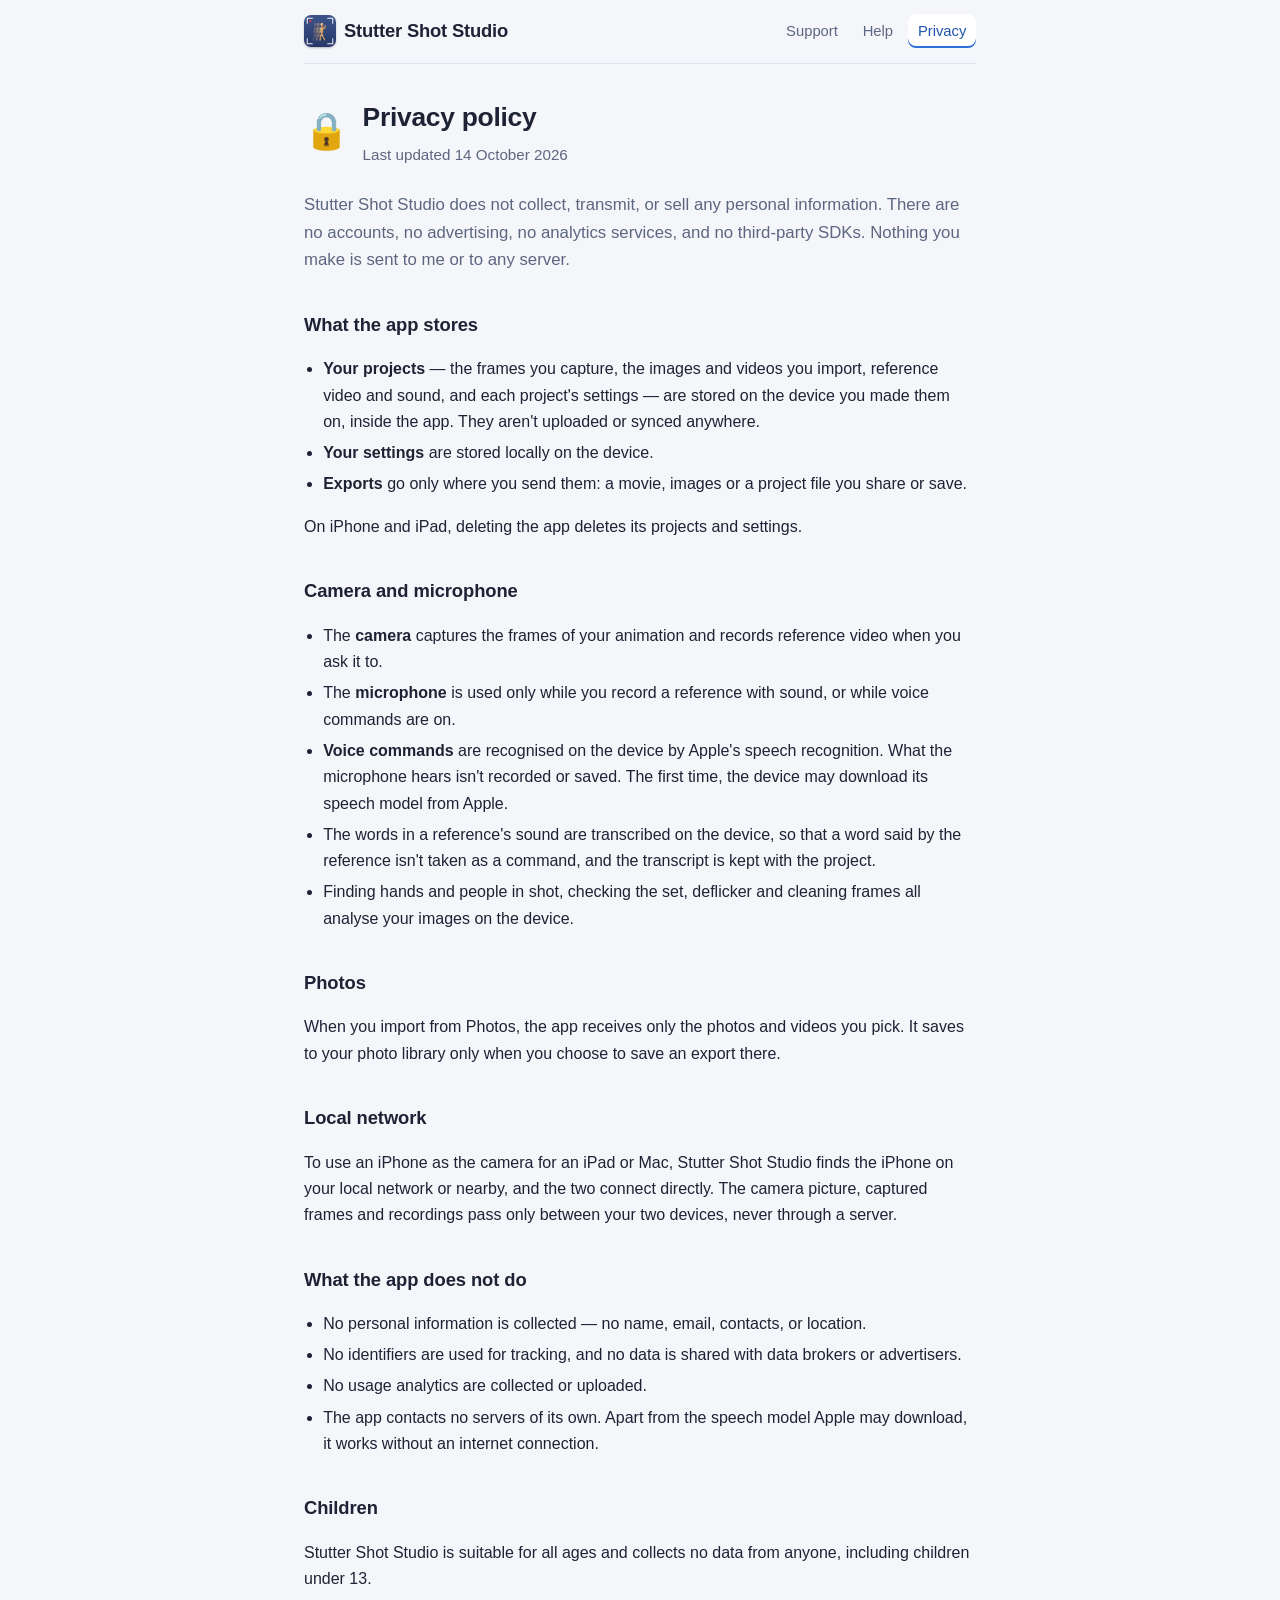
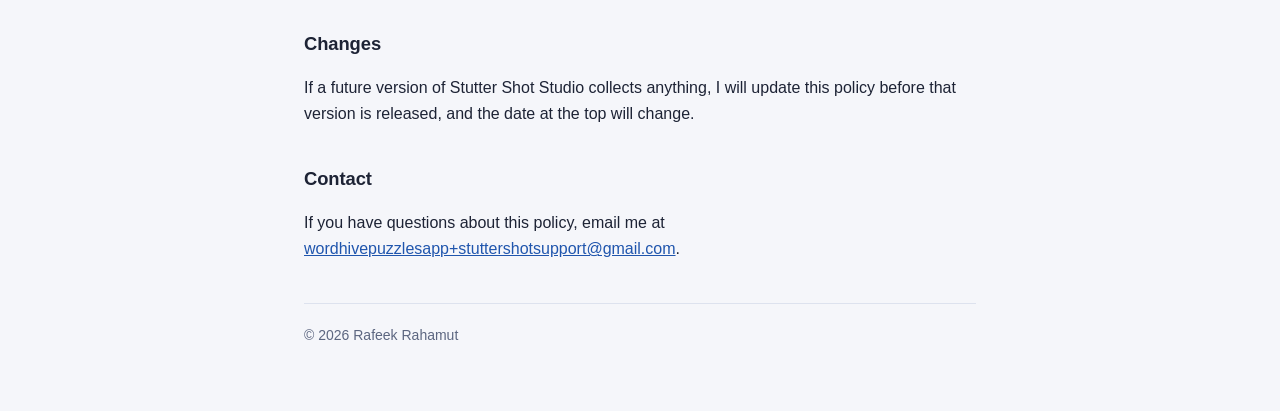
<file: privacy.html>
<!DOCTYPE html>
<html lang="en">
<head>
<meta charset="utf-8">
<meta name="viewport" content="width=device-width, initial-scale=1">
<title>Stutter Shot Studio — Privacy Policy</title>
<meta name="description" content="Stutter Shot Studio privacy policy. Stutter Shot Studio collects no personal data, and your projects stay on your devices.">
<link rel="icon" href="icon.png">
<link rel="stylesheet" href="style.css">
</head>
<body>
<main>

<header class="site">
  <a class="brand" href="index.html"><img class="mark" src="icon.png" alt="" width="32" height="32">Stutter Shot Studio</a>
  <nav>
    <a href="index.html">Support</a>
    <a href="help.html">Help</a>
    <a href="privacy.html" aria-current="page">Privacy</a>
  </nav>
  <script>document.querySelector('.site nav [aria-current]').scrollIntoView({inline: "center", block: "nearest"})</script>
</header>

<div class="title">
  <div class="mark" aria-hidden="true">🔒</div>
  <div>
    <h1>Privacy policy</h1>
    <p>Last updated 14 October 2026</p>
  </div>
</div>

<p class="lede">Stutter Shot Studio does not collect, transmit, or sell any personal information. There are no accounts, no advertising, no analytics services, and no third-party SDKs. Nothing you make is sent to me or to any server.</p>

<h2>What the app stores</h2>
<ul>
  <li><strong>Your projects</strong> — the frames you capture, the images and videos you import, reference video and sound, and each project's settings — are stored on the device you made them on, inside the app. They aren't uploaded or synced anywhere.</li>
  <li><strong>Your settings</strong> are stored locally on the device.</li>
  <li><strong>Exports</strong> go only where you send them: a movie, images or a project file you share or save.</li>
</ul>
<p>On iPhone and iPad, deleting the app deletes its projects and settings.</p>

<h2>Camera and microphone</h2>
<ul>
  <li>The <strong>camera</strong> captures the frames of your animation and records reference video when you ask it to.</li>
  <li>The <strong>microphone</strong> is used only while you record a reference with sound, or while voice commands are on.</li>
  <li><strong>Voice commands</strong> are recognised on the device by Apple's speech recognition. What the microphone hears isn't recorded or saved. The first time, the device may download its speech model from Apple.</li>
  <li>The words in a reference's sound are transcribed on the device, so that a word said by the reference isn't taken as a command, and the transcript is kept with the project.</li>
  <li>Finding hands and people in shot, checking the set, deflicker and cleaning frames all analyse your images on the device.</li>
</ul>

<h2>Photos</h2>
<p>When you import from Photos, the app receives only the photos and videos you pick. It saves to your photo library only when you choose to save an export there.</p>

<h2>Local network</h2>
<p>To use an iPhone as the camera for an iPad or Mac, Stutter Shot Studio finds the iPhone on your local network or nearby, and the two connect directly. The camera picture, captured frames and recordings pass only between your two devices, never through a server.</p>

<h2>What the app does not do</h2>
<ul>
  <li>No personal information is collected — no name, email, contacts, or location.</li>
  <li>No identifiers are used for tracking, and no data is shared with data brokers or advertisers.</li>
  <li>No usage analytics are collected or uploaded.</li>
  <li>The app contacts no servers of its own. Apart from the speech model Apple may download, it works without an internet connection.</li>
</ul>

<h2>Children</h2>
<p>Stutter Shot Studio is suitable for all ages and collects no data from anyone, including children under 13.</p>

<h2>Changes</h2>
<p>If a future version of Stutter Shot Studio collects anything, I will update this policy before that version is released, and the date at the top will change.</p>

<h2>Contact</h2>
<p>If you have questions about this policy, email me at <a href="mailto:wordhivepuzzlesapp+stuttershotsupport@gmail.com">wordhivepuzzlesapp+stuttershotsupport@gmail.com</a>.</p>

<hr>
<footer>© 2026 Rafeek Rahamut</footer>

</main>
</body>
</html>
</file>
<file: style.css>
/* Stutter Shot Studio support site — shared styles */
:root {
  color-scheme: light dark;
  --bg: #f5f6fa;
  --card: #ffffff;
  --ink: #1d2335;
  --muted: #5c6680;
  --rule: #dde2ee;
  --accent: #2e6fd6;
  --accent-ink: #1f55ad;
  --wood: #8a5a26;
}
@media (prefers-color-scheme: dark) {
  :root {
    --bg: #10131d;
    --card: #181d2b;
    --ink: #e8ebf3;
    --muted: #98a1b8;
    --rule: #262e44;
    --accent: #5aa6ff;
    --accent-ink: #7db8ff;
    --wood: #e8c089;
  }
}

* { box-sizing: border-box; }

body {
  margin: 0;
  padding: 0 1.25rem 4rem;
  background: var(--bg);
  color: var(--ink);
  font: 16px/1.65 -apple-system, BlinkMacSystemFont, "Segoe UI", Helvetica, Arial, sans-serif;
  -webkit-text-size-adjust: 100%;
  overflow-wrap: break-word;
}

main {
  max-width: 42rem;
  margin: 0 auto;
}

.site {
  position: sticky;
  top: 0;
  z-index: 10;
  display: flex;
  flex-wrap: wrap;
  align-items: center;
  gap: 0.5rem 1.5rem;
  padding: 0.9rem 0;
  margin-bottom: 2rem;
  background: var(--bg);
  border-bottom: 1px solid var(--rule);
}

.site .brand {
  display: flex;
  align-items: center;
  gap: 0.5rem;
  font-weight: 700;
  font-size: 1.15rem;
  letter-spacing: -0.01em;
  color: var(--ink);
  text-decoration: none;
}

.site .mark {
  width: 2rem;
  height: 2rem;
  border-radius: 22%;
  box-shadow: 0 1px 2px rgba(0, 0, 0, 0.25);
}

.site nav {
  display: flex;
  flex-wrap: wrap;
  gap: 0.15rem 0.35rem;
  margin-left: auto;
}

.site nav a {
  color: var(--muted);
  text-decoration: none;
  font-size: 0.925rem;
  padding: 0.3rem 0.6rem;
  border-radius: 8px;
  white-space: nowrap;
}

.site nav a:hover { color: var(--ink); background: var(--card); }

.site nav a[aria-current="page"] {
  color: var(--accent-ink);
  background: var(--card);
  box-shadow: inset 0 -2px 0 var(--accent);
}

/* Narrow screens: one row that scrolls sideways, bleeding into the body gutters */
@media (max-width: 30rem) {
  .site nav {
    flex-wrap: nowrap;
    flex-basis: calc(100% + 2.5rem);
    margin: 0 -1.25rem;
    padding: 0 1.25rem;
    overflow-x: auto;
    scrollbar-width: none;
  }
  .site nav::-webkit-scrollbar { display: none; }
}

.title {
  display: flex;
  align-items: center;
  gap: 0.85rem;
  margin-bottom: 1.5rem;
}

.title .mark {
  font-size: 2.25rem;
  line-height: 1;
}

.title h1 {
  margin: 0;
  font-size: 1.65rem;
  letter-spacing: -0.01em;
}

.title p {
  margin: 0.15rem 0 0;
  color: var(--muted);
  font-size: 0.95rem;
}

h2 {
  margin: 2.25rem 0 0.6rem;
  font-size: 1.15rem;
  letter-spacing: -0.005em;
  scroll-margin-top: 5rem;
}

h3 {
  margin: 1.5rem 0 0.4rem;
  font-size: 1rem;
}

p, li { color: var(--ink); }

a { color: var(--accent-ink); }

ul, ol { padding-left: 1.2rem; }

li { margin: 0.3rem 0; }

li > p { margin: 0.4rem 0; }

code, kbd {
  font: 0.875em/1 ui-monospace, SFMono-Regular, Menlo, monospace;
}

.lede {
  font-size: 1.05rem;
  color: var(--muted);
}

.faq h3 { color: var(--accent-ink); }

hr {
  border: 0;
  border-top: 1px solid var(--rule);
  margin: 2.5rem 0 1.25rem;
}

footer {
  color: var(--muted);
  font-size: 0.875rem;
}

/* Help page */
.toc {
  background: var(--card);
  border: 1px solid var(--rule);
  border-radius: 14px;
  padding: 0.9rem 1.2rem;
  margin: 1.5rem 0 0;
}
.toc ol {
  columns: 2 12rem;
  column-gap: 1.5rem;
  margin: 0;
  padding-left: 1.2rem;
}
.toc li { margin: 0; padding: 0.15rem 0; break-inside: avoid; }
.toc li::marker { color: var(--muted); }

.help h2 {
  border-top: 1px solid var(--rule);
  padding-top: 1.5rem;
}

.help table {
  width: 100%;
  border-collapse: collapse;
  background: var(--card);
  border: 1px solid var(--rule);
  border-radius: 14px;
  overflow: hidden;
  font-size: 0.95rem;
}
.help th, .help td {
  text-align: left;
  padding: 0.45rem 1rem;
  border-top: 1px solid var(--rule);
}
.help th {
  border-top: 0;
  font-size: 0.75rem;
  letter-spacing: 0.15em;
  text-transform: uppercase;
  color: var(--muted);
}
.help td:first-child {
  white-space: nowrap;
  font-weight: 600;
  color: var(--wood);
}
</file>
